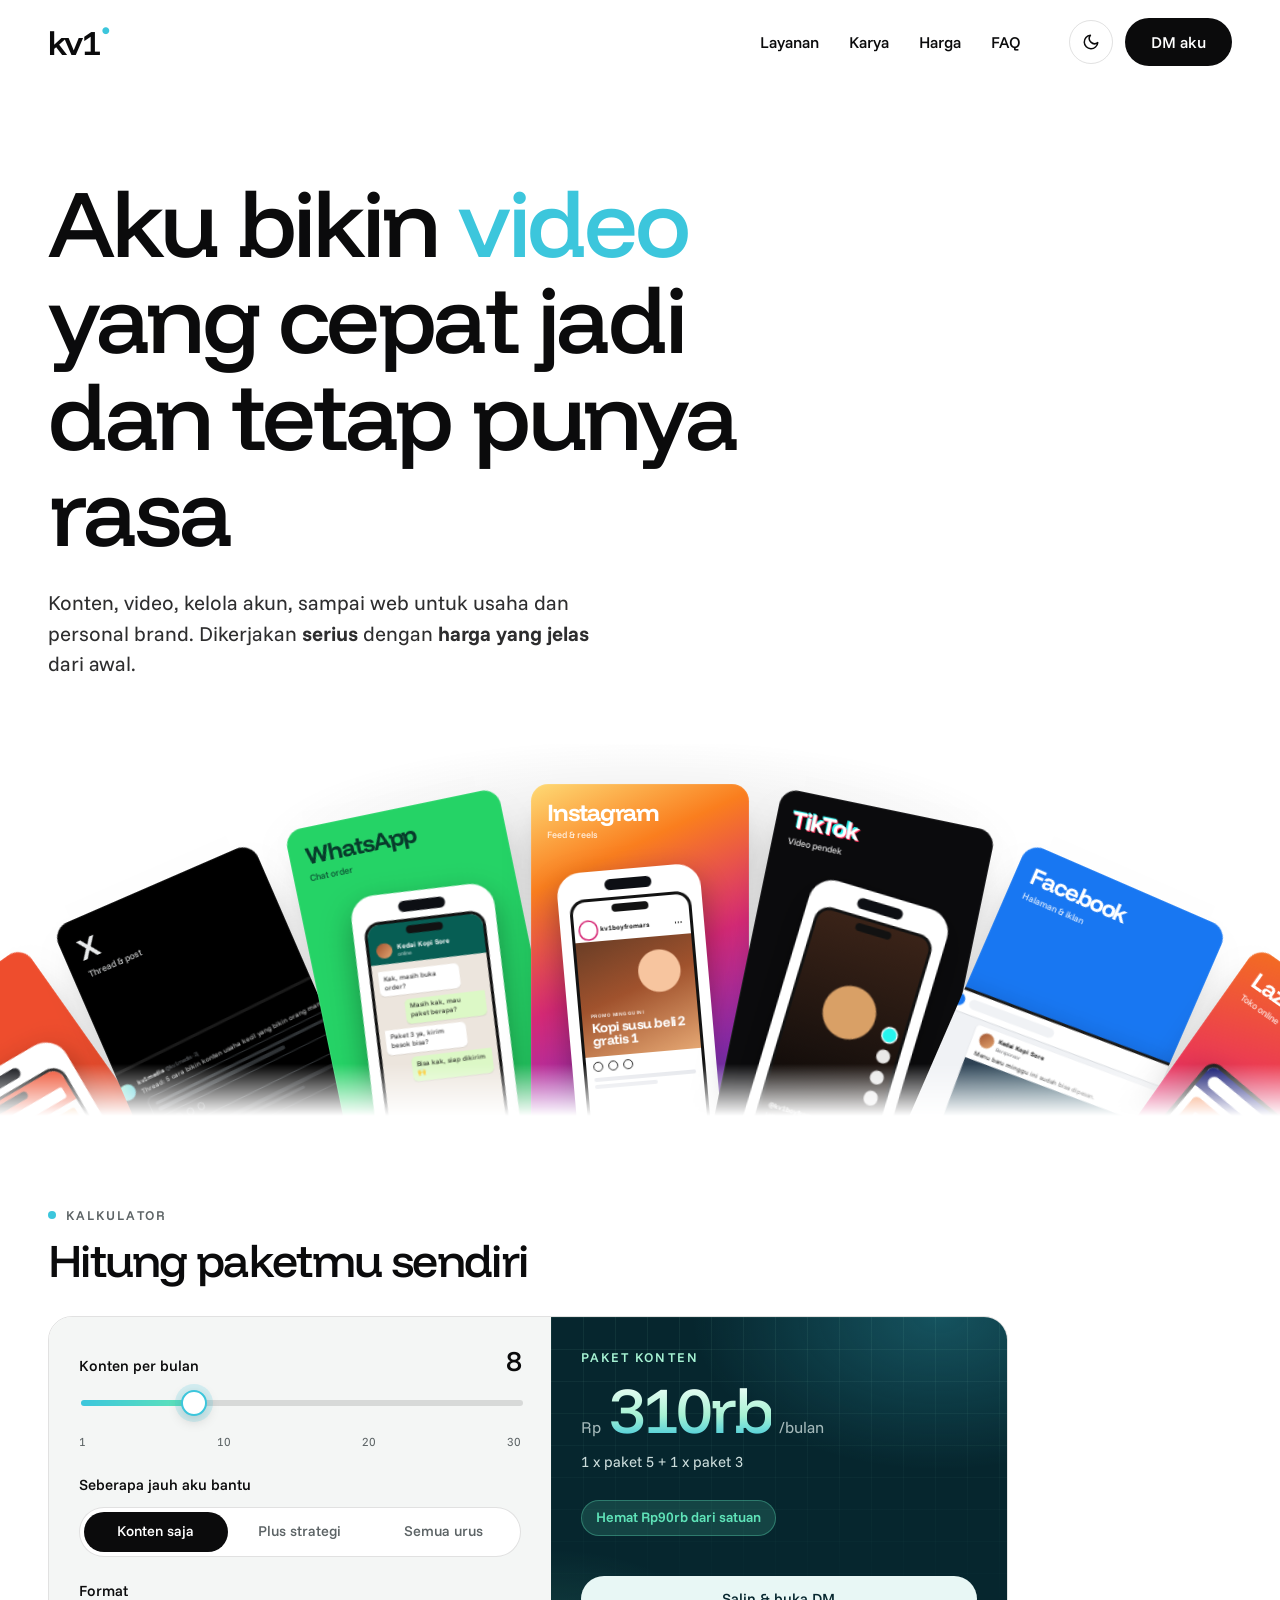
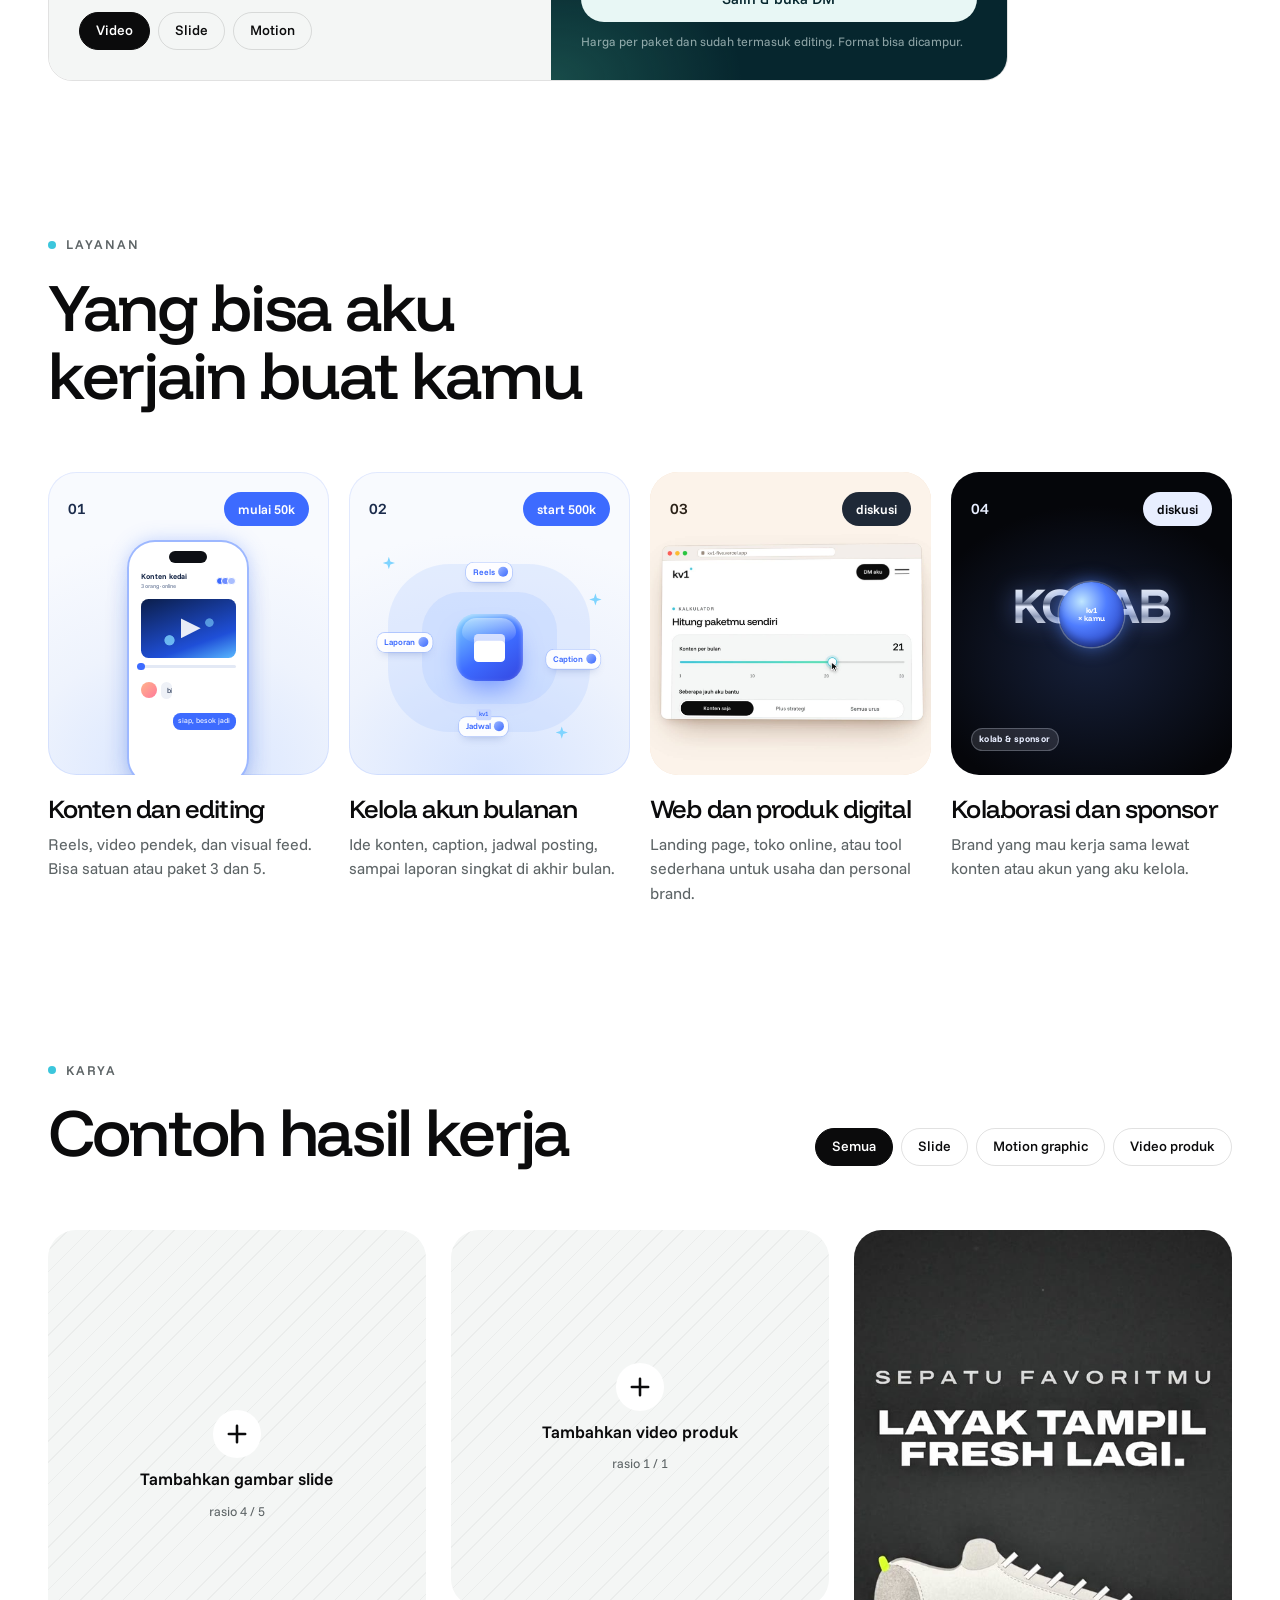
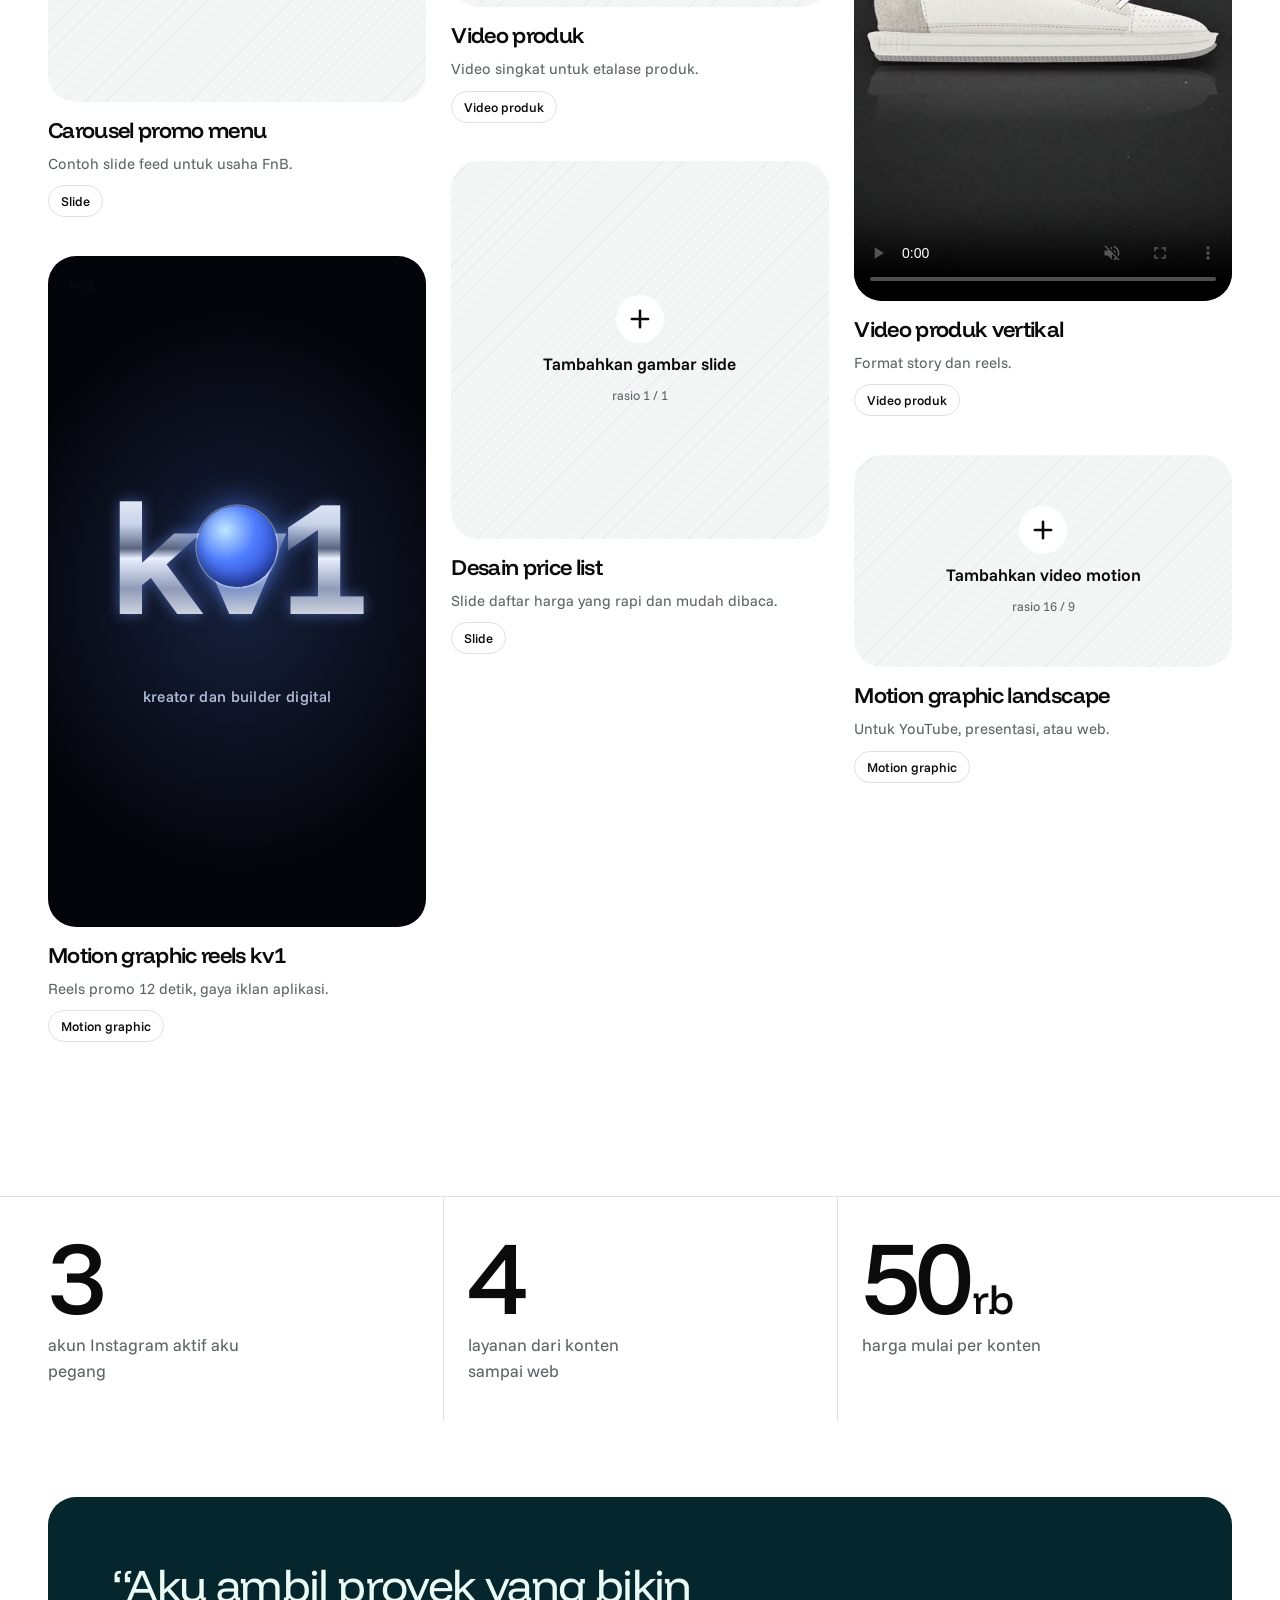
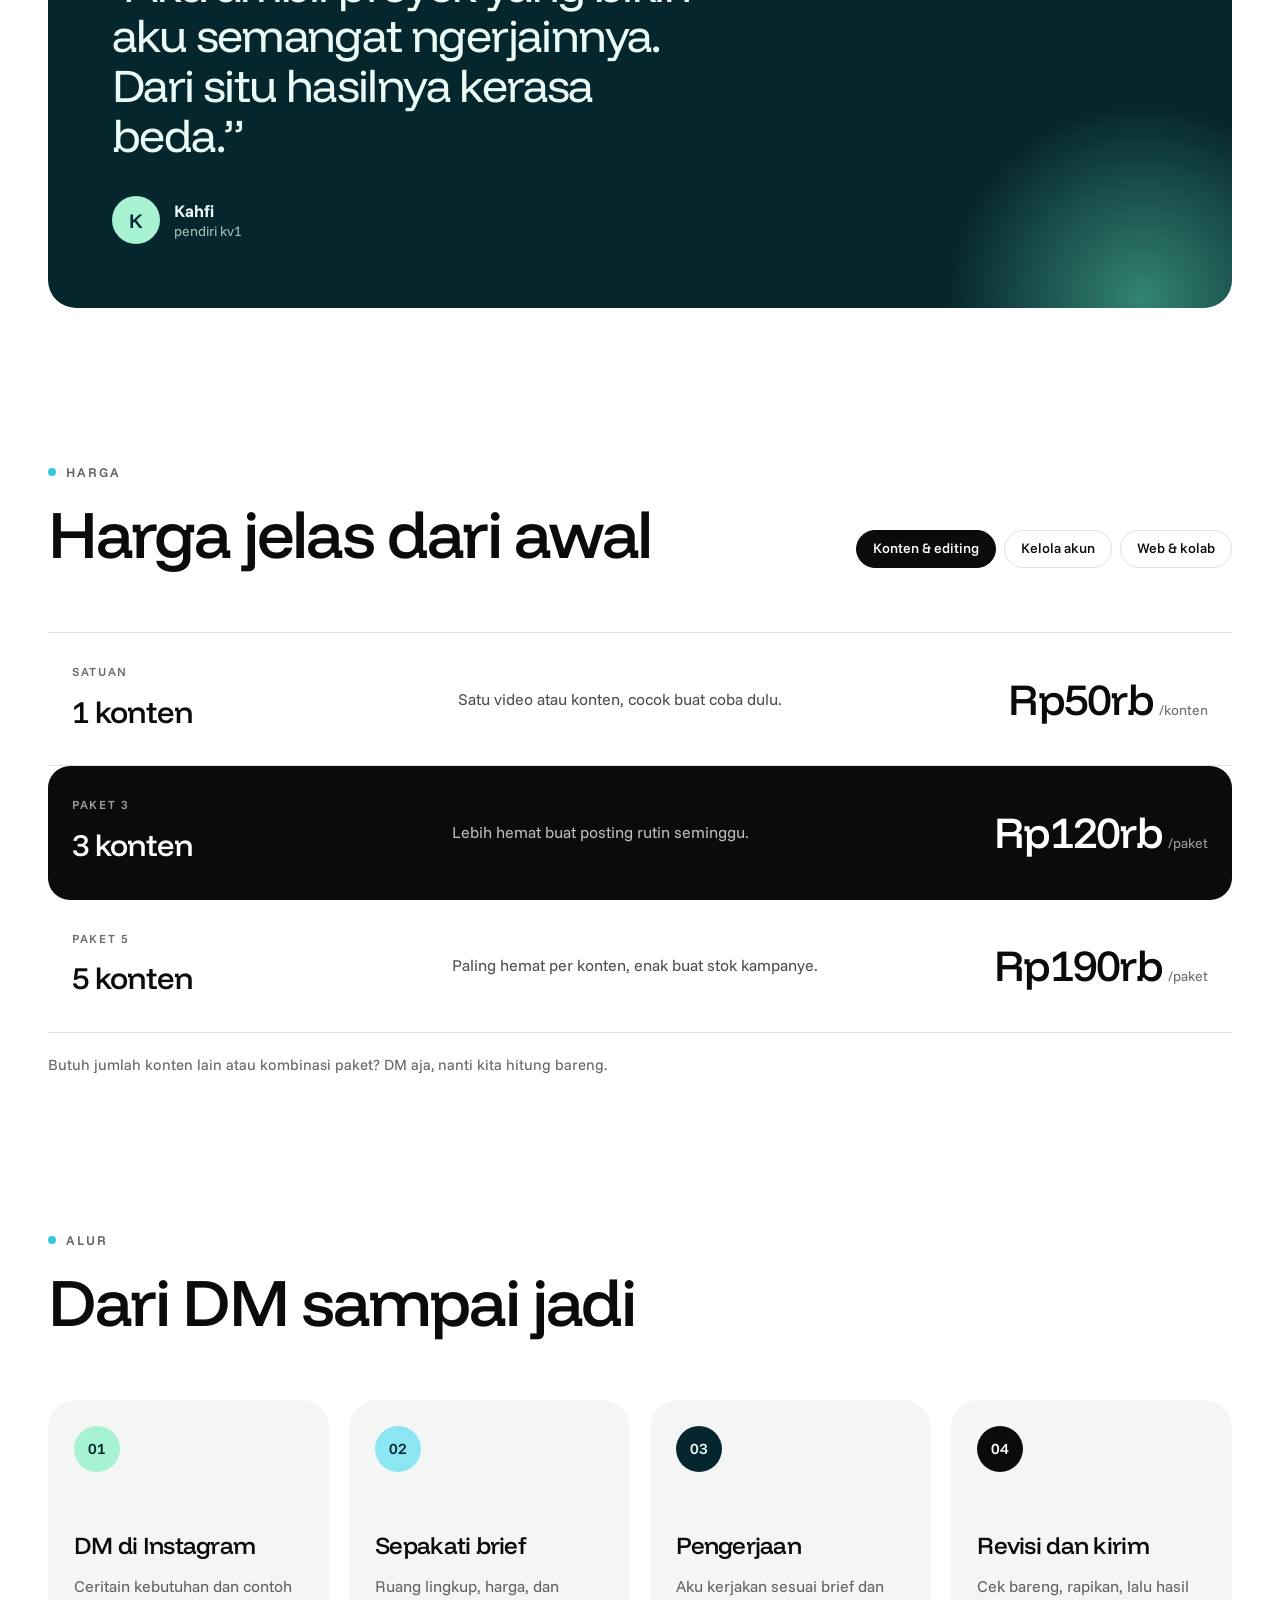
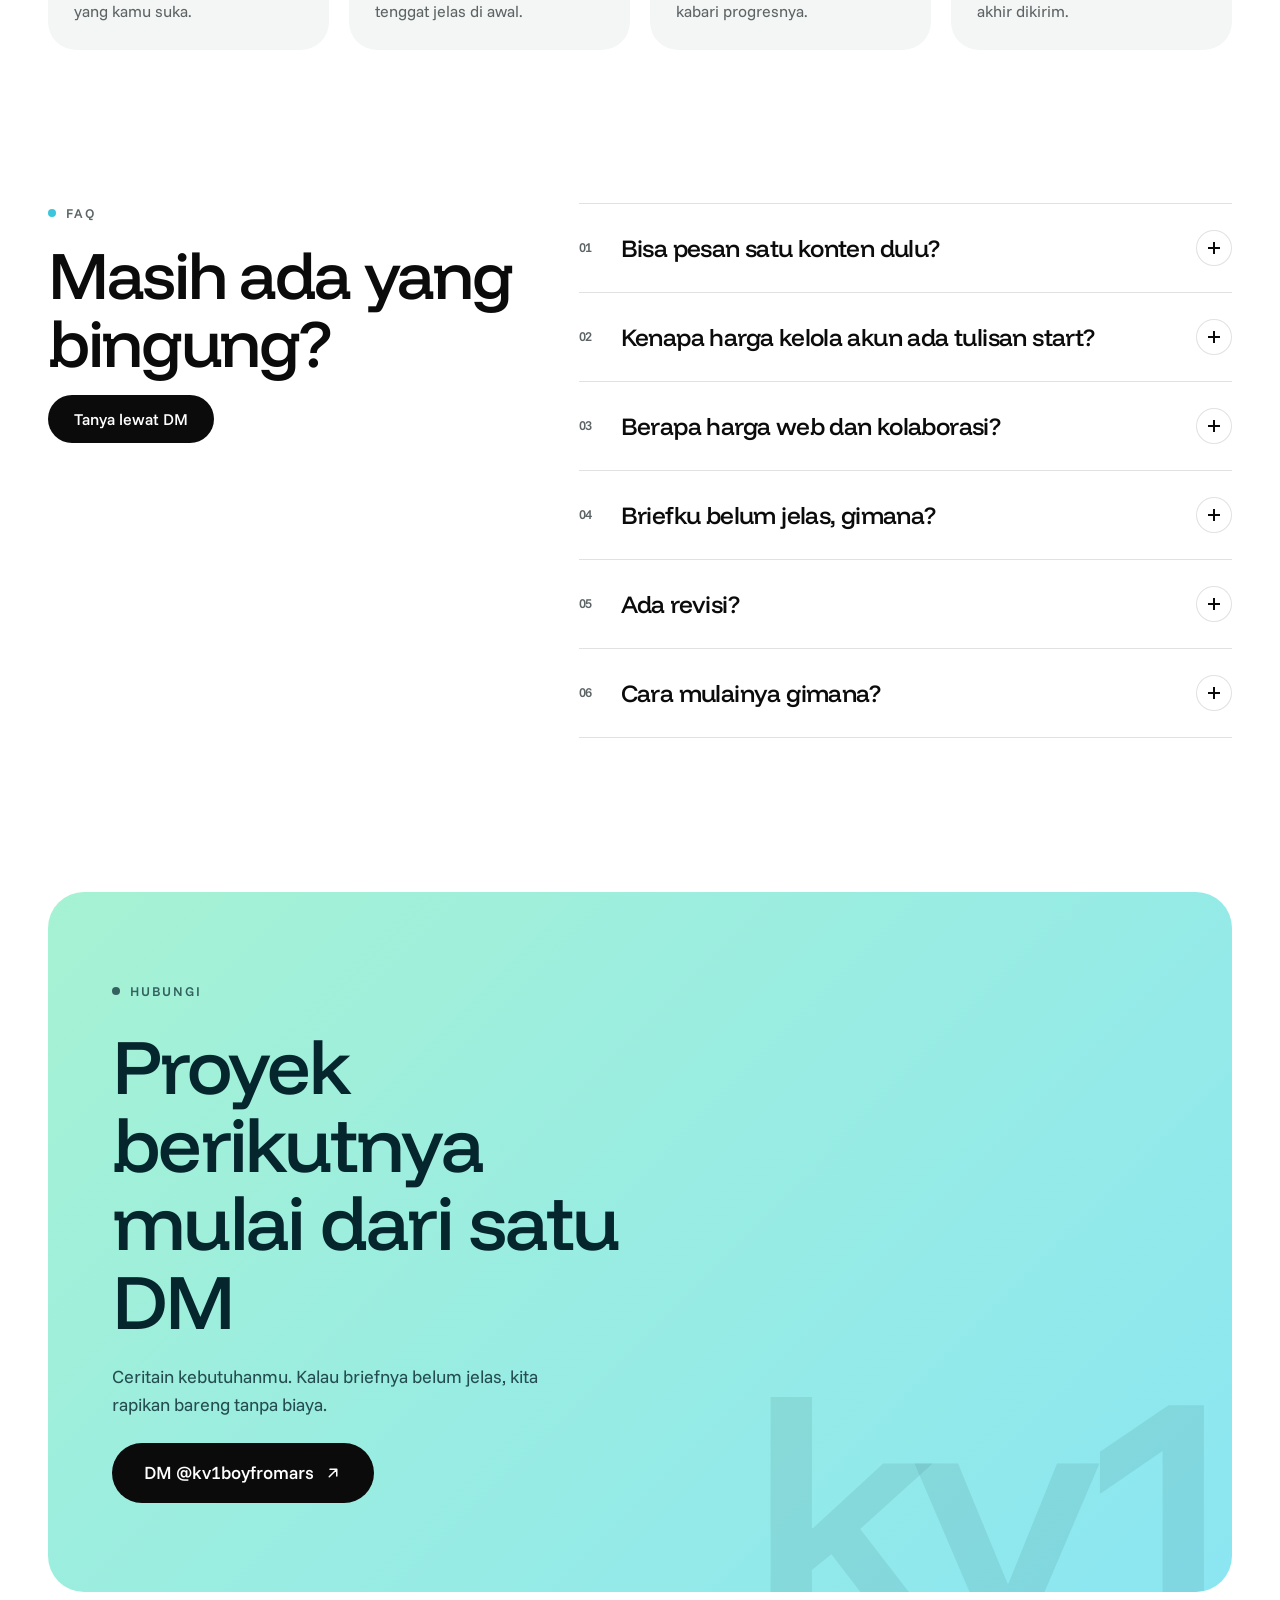
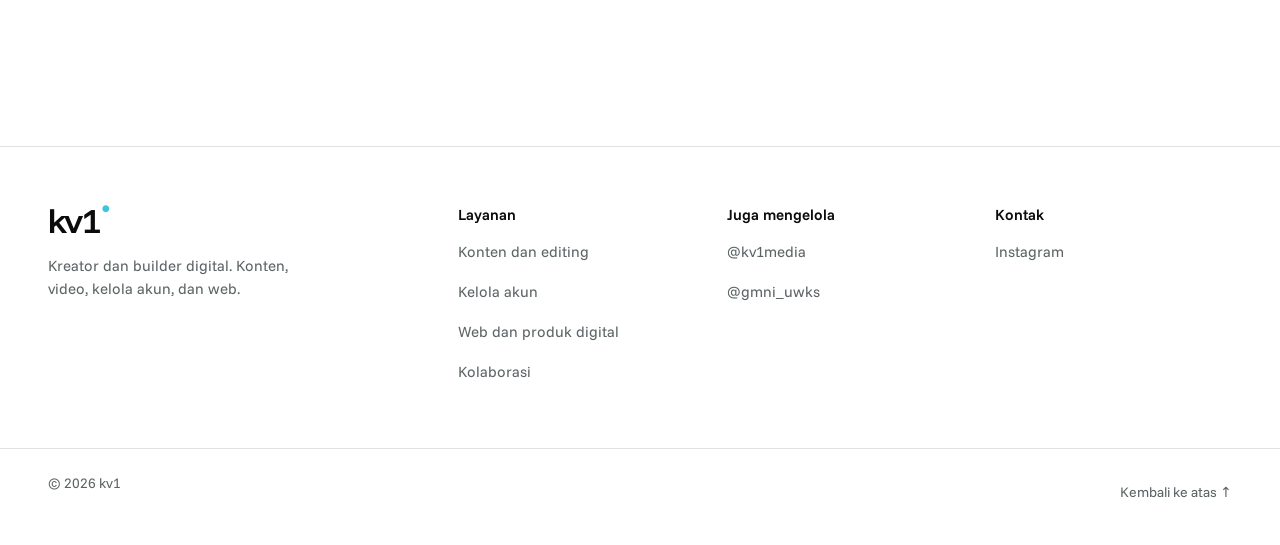
<file: index.html>
<!doctype html>
<html lang="id" data-theme="light">
<head>
<meta charset="utf-8">
<meta name="viewport" content="width=device-width, initial-scale=1">
<title>kv1, kreator dan builder digital</title>
<meta name="description" content="kv1: jasa konten, editing video, kelola akun media sosial, dan web. Harga jelas dari awal.">
<meta property="og:title" content="kv1, kreator dan builder digital">
<meta property="og:description" content="Konten, video, kelola akun, sampai web. Harga jelas dari awal.">
<meta name="theme-color" content="#FFFFFF">
<link rel="icon" href="data:image/svg+xml,%3Csvg xmlns='http://www.w3.org/2000/svg' viewBox='0 0 64 64'%3E%3Crect width='64' height='64' rx='20' fill='%230B0B0C'/%3E%3Ctext x='32' y='42' font-family='Arial' font-weight='800' font-size='26' text-anchor='middle' fill='%23A6F2D3'%3Ekv1%3C/text%3E%3C/svg%3E">
<script>try{if(localStorage.getItem('kv1-theme')==='dark')document.documentElement.dataset.theme='dark'}catch(e){}</script>
<link rel="preconnect" href="https://fonts.googleapis.com">
<link rel="preconnect" href="https://fonts.gstatic.com" crossorigin>
<link href="https://fonts.googleapis.com/css2?family=Funnel+Display:wght@400;500;600;700&family=Funnel+Sans:wght@400;500;600;700&display=swap" rel="stylesheet">
<link rel="stylesheet" href="styles.css">
</head>
<body>

<header class="nav">
  <div class="wrap nav-in">
    <a href="#top" class="logo" aria-label="kv1, ke atas">kv1<sup>●</sup></a>
    <nav class="links" aria-label="Menu utama">
      <a href="#layanan">Layanan</a>
      <a href="#karya">Karya</a>
      <a href="#harga">Harga</a>
      <a href="#faq">FAQ</a>
    </nav>
    <div class="nav-act">
      <button type="button" class="icon-btn theme-btn" aria-label="Ganti mode terang atau gelap">
        <svg class="moon" width="18" height="18" viewBox="0 0 24 24" fill="none" stroke="currentColor" stroke-width="2" stroke-linecap="round" stroke-linejoin="round"><path d="M21 12.8A9 9 0 1 1 11.2 3a7 7 0 0 0 9.8 9.8z"/></svg>
        <svg class="sun" width="18" height="18" viewBox="0 0 24 24" fill="none" stroke="currentColor" stroke-width="2" stroke-linecap="round"><circle cx="12" cy="12" r="4"/><path d="M12 2v2M12 20v2M4.9 4.9l1.4 1.4M17.7 17.7l1.4 1.4M2 12h2M20 12h2M4.9 19.1l1.4-1.4M17.7 6.3l1.4-1.4"/></svg>
      </button>
      <a class="pill" href="https://instagram.com/kv1boyfromars" target="_blank" rel="noopener">DM aku</a>
      <button type="button" class="burger" id="burger" aria-label="Buka menu" aria-expanded="false" aria-controls="sheet"><i></i><i></i></button>
    </div>
  </div>
</header>

<div class="sheet" id="sheet" hidden>
  <nav class="wrap sheet-in" aria-label="Menu">
    <a href="#layanan">Layanan</a>
    <a href="#karya">Karya</a>
    <a href="#harga">Harga</a>
    <a href="#alur">Alur</a>
    <a href="#faq">FAQ</a>
    <div class="sheet-foot">
      <a class="pill" href="https://instagram.com/kv1boyfromars" target="_blank" rel="noopener">DM @kv1boyfromars</a>
      <button type="button" class="pill pill-line theme-btn">Ganti mode</button>
    </div>
  </nav>
</div>

<main>
<section id="top" class="hero">
  <div class="wrap">
    <h1 class="hero-t">Aku bikin <span class="rotator" id="rotator"><span class="on">konten</span><span>video</span><span>web</span><span>kolab</span></span><br>yang cepat jadi dan tetap punya rasa</h1>
    <p class="hero-d">Konten, video, kelola akun, sampai web untuk usaha dan personal brand. Dikerjakan <b>serius</b> dengan <b>harga yang jelas</b> dari awal.</p>
  </div>
  <div class="arc" id="arc" aria-label="Contoh karya"></div>
</section>

<section id="hitung" class="sec">
  <div class="wrap">
    <div class="head">
      <div class="label rv">Kalkulator</div>
      <h2 class="h2 rv">Hitung paketmu sendiri</h2>
    </div>
    <div class="cbar" id="cBar" aria-hidden="true"><span class="cbar-k" id="cBarK">Paket konten</span><span class="cbar-p"><small>Rp</small><b id="cBarT">0</b><small>/bulan</small></span></div>
    <div class="calc rv" id="calc">
      <div class="calc-in">
        <div class="cf">
          <div class="cf-h"><label for="cN">Konten per bulan</label><output id="cNv" for="cN">8</output></div>
          <input type="range" id="cN" min="1" max="30" value="8" aria-describedby="cNote">
          <div class="cf-s" aria-hidden="true"><span>1</span><span>10</span><span>20</span><span>30</span></div>
        </div>
        <div class="cf">
          <div class="cf-h"><span id="cMl">Seberapa jauh aku bantu</span></div>
          <div class="seg" id="cMode" role="radiogroup" aria-labelledby="cMl">
            <button type="button" role="radio" aria-checked="true" class="on" data-m="konten">Konten saja</button>
            <button type="button" role="radio" aria-checked="false" data-m="strategi">Plus strategi</button>
            <button type="button" role="radio" aria-checked="false" data-m="penuh">Semua urus</button>
          </div>
        </div>
        <div class="cf">
          <div class="cf-h"><span id="cFl">Format</span></div>
          <div class="filters" id="cFmt" role="group" aria-labelledby="cFl">
            <button type="button" class="chip on" aria-pressed="true" data-f="video">Video</button>
            <button type="button" class="chip" aria-pressed="false" data-f="slide">Slide</button>
            <button type="button" class="chip" aria-pressed="false" data-f="motion">Motion</button>
          </div>
        </div>
      </div>
      <div class="calc-out" aria-live="polite">
        <div class="co-k" id="cKind">Paket konten</div>
        <div class="co-p"><span class="co-rp">Rp</span><b id="cTotal">0</b><span class="co-u" id="cUnit">/bulan</span></div>
        <div class="co-b" id="cBreak"></div>
        <div class="co-save" id="cSave"></div>
        <button type="button" class="pill co-btn" id="cGo">Salin &amp; buka DM</button>
        <p class="co-n" id="cNote">Harga kelola akun adalah harga start. Final disepakati lewat DM.</p>
      </div>
    </div>
  </div>
</section>

<section id="layanan" class="sec">
  <div class="wrap">
    <div class="head">
      <div class="label rv">Layanan</div>
      <h2 class="h2 rv">Yang bisa aku kerjain buat kamu</h2>
    </div>
    <div class="svcs">
      <article class="svc rv">
        <div class="svc-v mg mg-light" aria-hidden="true">
          <div class="svc-top"><span>01</span><div class="svc-chip">mulai 50k</div></div>
          <div class="mg-stage">
            <div class="p3d"><div class="phone">
              <div class="ph-h"><div>Konten kedai<small>3 orang · online</small></div><i><b></b><b></b><b></b></i></div>
              <div class="vid"></div>
              <div class="bar"><b></b></div>
              <div class="msg"><i></i><span>bikinin reels promo ya</span></div>
              <div class="msg me"><span>siap, besok jadi</span></div>
            </div></div>
          </div>
        </div>
        <h3>Konten dan editing</h3>
        <p>Reels, video pendek, dan visual feed. Bisa satuan atau paket 3 dan 5.</p>
      </article>
      <article class="svc rv">
        <div class="svc-v mg mg-light" aria-hidden="true">
          <div class="svc-top"><span>02</span><div class="svc-chip">start 500k</div></div>
          <div class="mg-stage">
            <div class="orbit">
              <div class="halo"></div><div class="halo in"></div>
              <div class="ring">
                <div class="pl"><span>Reels<i></i></span></div>
                <div class="pl"><span>Caption<i></i></span></div>
                <div class="pl"><span><em>kv1</em>Jadwal<i></i></span></div>
                <div class="pl"><span>Laporan<i></i></span></div>
              </div>
              <div class="appi"></div>
            </div>
            <i class="spark" style="left:12%;top:28%"></i><i class="spark" style="right:10%;top:40%;animation-delay:-1s"></i><i class="spark" style="right:22%;bottom:12%;animation-delay:-2s"></i>
          </div>
        </div>
        <h3>Kelola akun bulanan</h3>
        <p>Ide konten, caption, jadwal posting, sampai laporan singkat di akhir bulan.</p>
      </article>
      <article class="svc rv">
        <div class="svc-v mg mg-warm" aria-hidden="true">
          <div class="svc-top"><span>03</span><div class="svc-chip">diskusi</div></div>
          <div class="mg-stage">
            <video class="mg-vid" src="motion/web.mp4" poster="motion/web-poster.jpg" muted loop playsinline preload="metadata"></video>
          </div>
        </div>
        <h3>Web dan produk digital</h3>
        <p>Landing page, toko online, atau tool sederhana untuk usaha dan personal brand.</p>
      </article>
      <article class="svc rv">
        <div class="svc-v mg mg-dark" aria-hidden="true">
          <div class="svc-top"><span>04</span><div class="svc-chip">diskusi</div></div>
          <div class="mg-stage">
            <div class="chrome">KOLAB</div>
            <div class="coin">kv1<br>× kamu</div>
            <div class="mg-tag">kolab &amp; sponsor</div>
          </div>
        </div>
        <h3>Kolaborasi dan sponsor</h3>
        <p>Brand yang mau kerja sama lewat konten atau akun yang aku kelola.</p>
      </article>
    </div>
  </div>
</section>

<section id="karya" class="sec">
  <div class="wrap">
    <div class="head head-row">
      <div>
        <div class="label rv">Karya</div>
        <h2 class="h2 rv">Contoh hasil kerja</h2>
      </div>
      <div class="filters rv" id="filters" role="tablist" aria-label="Filter karya">
        <button type="button" class="chip on" data-f="semua">Semua</button>
        <button type="button" class="chip" data-f="slide">Slide</button>
        <button type="button" class="chip" data-f="motion">Motion graphic</button>
        <button type="button" class="chip" data-f="produk">Video produk</button>
      </div>
    </div>
    <div class="works" id="works"></div>
  </div>
</section>

<section class="sec stats-sec">
  <div class="wrap stats">
    <div class="stat rv"><b>3</b><span>akun Instagram aktif aku pegang</span></div>
    <div class="stat rv"><b>4</b><span>layanan dari konten sampai web</span></div>
    <div class="stat rv"><b>50<small>rb</small></b><span>harga mulai per konten</span></div>
  </div>
  <div class="wrap">
    <figure class="quote rv">
      <blockquote>“Aku ambil proyek yang bikin aku semangat ngerjainnya. Dari situ hasilnya kerasa beda.”</blockquote>
      <figcaption><span class="avatar">K</span><span><b>Kahfi</b><small>pendiri kv1</small></span></figcaption>
    </figure>
  </div>
</section>

<section id="harga" class="sec">
  <div class="wrap">
    <div class="head head-row">
      <div>
        <div class="label rv">Harga</div>
        <h2 class="h2 rv">Harga jelas dari awal</h2>
      </div>
      <div class="filters rv" id="priceTabs" role="tablist" aria-label="Kategori harga">
        <button type="button" class="chip on" data-t="konten">Konten &amp; editing</button>
        <button type="button" class="chip" data-t="bulanan">Kelola akun</button>
        <button type="button" class="chip" data-t="lain">Web &amp; kolab</button>
      </div>
    </div>
    <div class="plans" id="plans"></div>
    <p class="note" id="priceNote"></p>
  </div>
</section>

<section id="alur" class="sec">
  <div class="wrap">
    <div class="head">
      <div class="label rv">Alur</div>
      <h2 class="h2 rv">Dari DM sampai jadi</h2>
    </div>
    <ol class="steps">
      <li class="rv"><span class="n">01</span><b>DM di Instagram</b><p>Ceritain kebutuhan dan contoh yang kamu suka.</p></li>
      <li class="rv"><span class="n">02</span><b>Sepakati brief</b><p>Ruang lingkup, harga, dan tenggat jelas di awal.</p></li>
      <li class="rv"><span class="n">03</span><b>Pengerjaan</b><p>Aku kerjakan sesuai brief dan kabari progresnya.</p></li>
      <li class="rv"><span class="n">04</span><b>Revisi dan kirim</b><p>Cek bareng, rapikan, lalu hasil akhir dikirim.</p></li>
    </ol>
  </div>
</section>

<section id="faq" class="sec">
  <div class="wrap faq-grid">
    <div class="head">
      <div class="label rv">FAQ</div>
      <h2 class="h2 rv">Masih ada yang bingung?</h2>
      <a class="pill rv" href="https://instagram.com/kv1boyfromars" target="_blank" rel="noopener">Tanya lewat DM</a>
    </div>
    <div class="faq">
      <details class="rv"><summary><span>01</span>Bisa pesan satu konten dulu?</summary><p>Bisa. Satu konten Rp50rb, cocok buat coba gaya kerjanya sebelum ambil paket.</p></details>
      <details class="rv"><summary><span>02</span>Kenapa harga kelola akun ada tulisan start?</summary><p>Karena tiap akun beda kebutuhan. Angka itu titik awal, nanti disesuaikan dengan jumlah konten dan tugas yang kamu mau.</p></details>
      <details class="rv"><summary><span>03</span>Berapa harga web dan kolaborasi?</summary><p>Tergantung fitur dan bentuk kerja samanya. Ceritain dulu lewat DM, harga disepakati sebelum mulai.</p></details>
      <details class="rv"><summary><span>04</span>Briefku belum jelas, gimana?</summary><p>Santai. Kita rapikan bareng lewat DM tanpa biaya sampai jelas apa yang mau dibikin.</p></details>
      <details class="rv"><summary><span>05</span>Ada revisi?</summary><p>Ada tahap revisi sebelum hasil akhir dikirim. Jumlahnya disepakati waktu brief.</p></details>
      <details class="rv"><summary><span>06</span>Cara mulainya gimana?</summary><p>Kirim DM ke @kv1boyfromars di Instagram. Ceritain kebutuhan dan contoh yang kamu suka.</p></details>
    </div>
  </div>
</section>

<section class="sec">
  <div class="wrap">
    <div class="cta rv">
      <div class="label">Hubungi</div>
      <h2>Proyek berikutnya mulai dari satu DM</h2>
      <p>Ceritain kebutuhanmu. Kalau briefnya belum jelas, kita rapikan bareng tanpa biaya.</p>
      <a class="pill pill-lg" href="https://instagram.com/kv1boyfromars" target="_blank" rel="noopener">DM @kv1boyfromars <svg width="18" height="18" viewBox="0 0 24 24" fill="none" stroke="currentColor" stroke-width="2" stroke-linecap="round" stroke-linejoin="round"><path d="M7 17L17 7M8 7h9v9"/></svg></a>
    </div>
  </div>
</section>
</main>

<footer class="foot">
  <div class="wrap foot-in">
    <div class="foot-brand">
      <div class="logo">kv1<sup>●</sup></div>
      <p>Kreator dan builder digital. Konten, video, kelola akun, dan web.</p>
    </div>
    <div class="foot-col"><b>Layanan</b><a href="#layanan">Konten dan editing</a><a href="#layanan">Kelola akun</a><a href="#layanan">Web dan produk digital</a><a href="#layanan">Kolaborasi</a></div>
    <div class="foot-col"><b>Juga mengelola</b><a href="https://instagram.com/kv1media" target="_blank" rel="noopener">@kv1media</a><a href="https://instagram.com/gmni_uwks" target="_blank" rel="noopener">@gmni_uwks</a></div>
    <div class="foot-col"><b>Kontak</b><a href="https://instagram.com/kv1boyfromars" target="_blank" rel="noopener">Instagram</a></div>
  </div>
  <div class="wrap foot-bot"><span>© 2026 kv1</span><a href="#top">Kembali ke atas ↑</a></div>
</footer>

<script src="data/karya.js"></script>
<script src="app.js"></script>
</body>
</html>
</file>
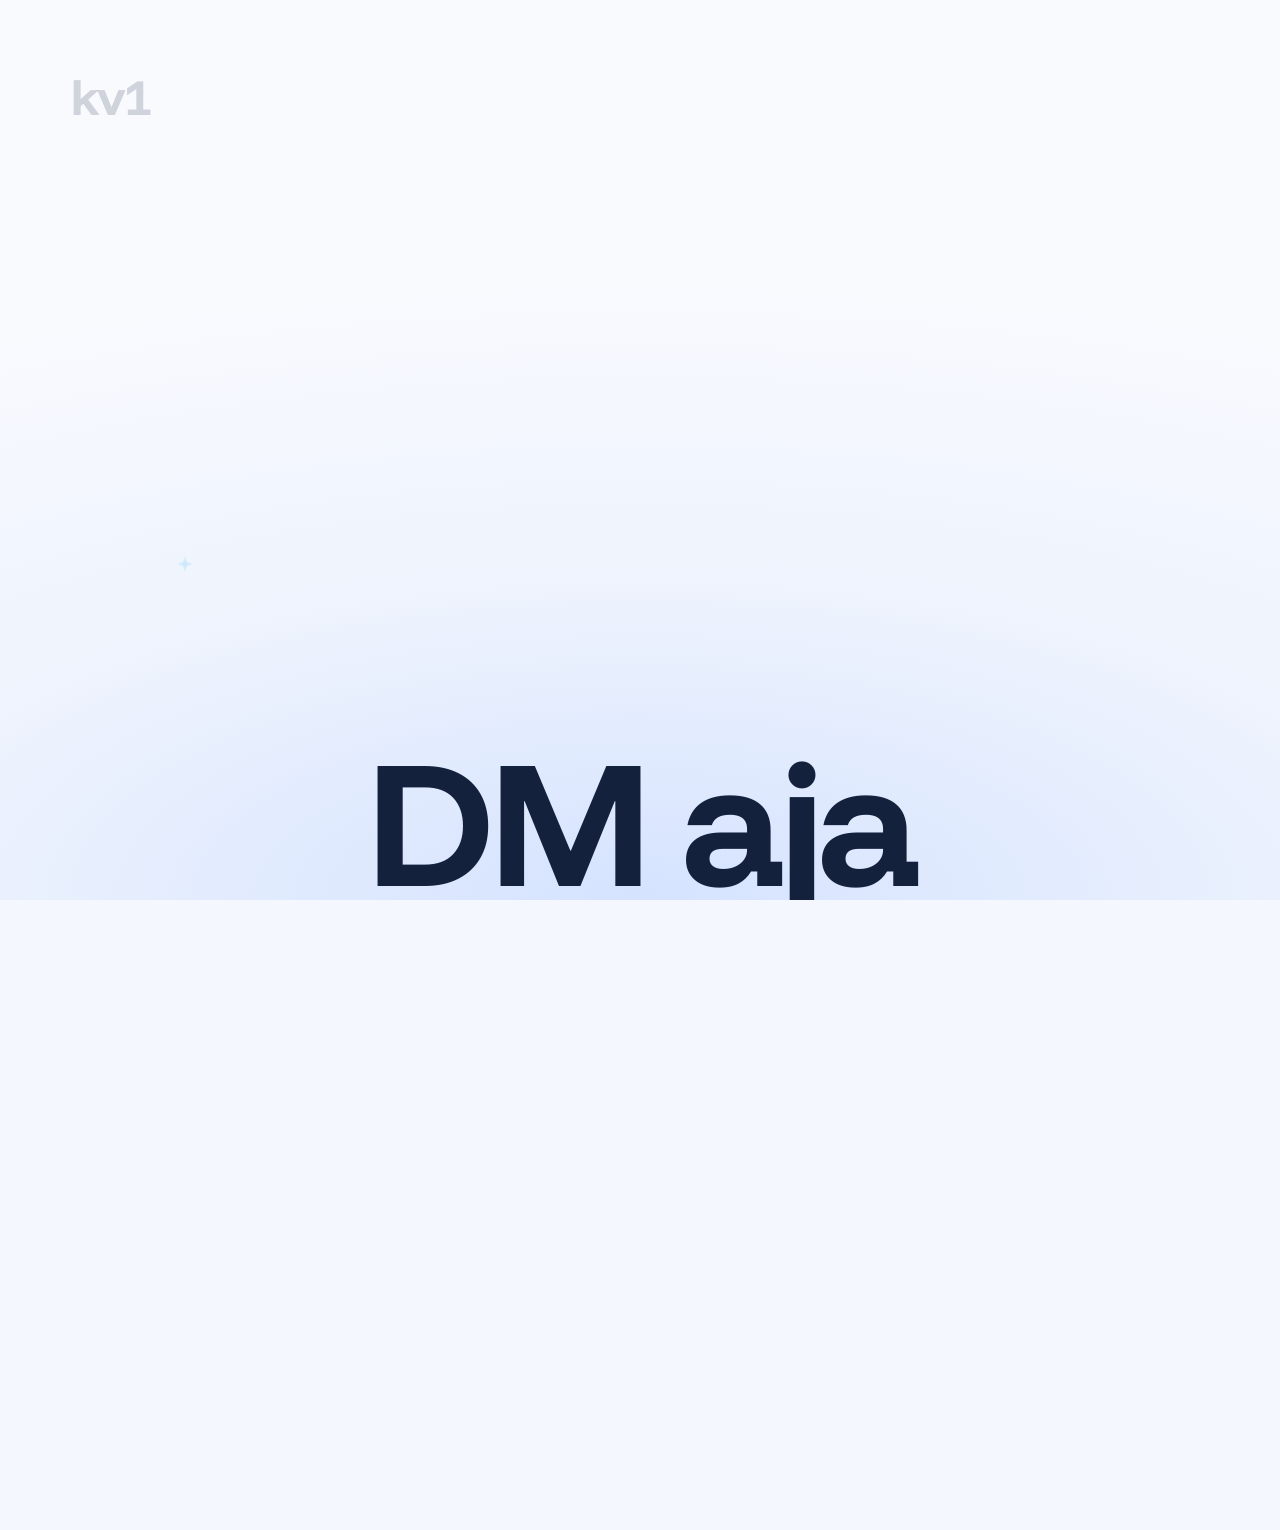
<file: motion/reel.html>
<!doctype html>
<html lang="id">
<head>
<meta charset="utf-8">
<meta name="viewport" content="width=device-width, initial-scale=1">
<title>kv1 motion reel</title>
<link rel="preconnect" href="https://fonts.googleapis.com">
<link rel="preconnect" href="https://fonts.gstatic.com" crossorigin>
<link href="https://fonts.googleapis.com/css2?family=Funnel+Display:wght@500;600;700&family=Funnel+Sans:wght@400;500;600;700&display=swap" rel="stylesheet">
<style>
/* Reels 9:16, 12 detik, berulang. 1rem = 1/10.8 lebar layar (100px di 1080px). */
:root{--T:12s;--e:cubic-bezier(.65,0,.35,1);--o:cubic-bezier(.16,1,.3,1);--blue:#3D6BFF;--sky:#7FD4FF;--rim:#9DB8FF;--navy:#14213D}
*{box-sizing:border-box;margin:0}
html{font-size:calc(100vw / 10.8);background:#F4F7FD}
body{width:100vw;height:100vh;overflow:hidden;font-family:'Funnel Sans',system-ui,sans-serif;color:var(--navy)}
.disp{font-family:'Funnel Display',system-ui,sans-serif;letter-spacing:-.04em}
.stage{position:absolute;inset:0;background:radial-gradient(120% 70% at 50% 100%,#D5E3FF 0%,#EEF3FD 50%,#F8FAFE 100%)}
.anim,.anim *{animation-duration:var(--T);animation-iteration-count:infinite;animation-fill-mode:both}
.sc{position:absolute;inset:0;overflow:hidden}
.wm{position:absolute;left:.6rem;top:.55rem;font-family:'Funnel Display',system-ui,sans-serif;font-weight:700;font-size:.42rem;letter-spacing:-.04em;color:rgba(20,33,61,.18)}
.spark{position:absolute;width:.32rem;height:.32rem;background:var(--sky);clip-path:polygon(50% 0,62% 38%,100% 50%,62% 62%,50% 100%,38% 62%,0 50%,38% 38%);animation-name:tw;animation-duration:3s;animation-timing-function:var(--e)}
@keyframes tw{0%,100%{transform:scale(.4) rotate(0);opacity:.3}50%{transform:scale(1) rotate(45deg);opacity:1}}

/* jendela waktu tiap adegan */
.s1{animation-name:w1;background:radial-gradient(90% 60% at 50% 50%,#17213D 0%,#04050A 70%)}
.s2{animation-name:w2}.s3{animation-name:w3}.s4{animation-name:w4}.s5{animation-name:w5}
@keyframes w1{0%,19%{opacity:1;transform:scale(1)}23%,100%{opacity:0;transform:scale(2.4)}}
@keyframes w2{0%,19%{opacity:0;transform:scale(.88)}23%,45%{opacity:1;transform:scale(1)}48%,100%{opacity:0;transform:scale(1.18)}}
@keyframes w3{0%,45%{opacity:0;transform:scale(.88)}48%,68%{opacity:1;transform:scale(1)}71%,100%{opacity:0;transform:scale(1.7)}}
@keyframes w4{0%,68%{opacity:0}71%,85%{opacity:1}88%,100%{opacity:0}}
@keyframes w5{0%,85%{opacity:0;transform:scale(.9)}89%,100%{opacity:1;transform:scale(1)}}

/* 1. chrome kv1 */
.chrome{position:absolute;left:0;right:0;top:6.2rem;text-align:center;font-family:'Funnel Display',system-ui,sans-serif;font-weight:700;font-size:4.6rem;letter-spacing:-.05em;line-height:1;color:transparent;background:linear-gradient(105deg,transparent 38%,rgba(255,255,255,.95) 48%,transparent 58%) 0 0/300% 100% no-repeat,linear-gradient(180deg,#FFF 0%,#C8D3EA 32%,#5B6681 47%,#EAF0FF 53%,#8F9BB8 72%,#FFF 100%);-webkit-background-clip:text;background-clip:text;filter:drop-shadow(0 0 .2rem rgba(110,150,255,.5));animation-name:sheen;animation-timing-function:var(--e)}
@keyframes sheen{0%{background-position:130% 0,0 0;transform:scale(.92);opacity:0}4%{opacity:1}16%,100%{background-position:-60% 0,0 0;transform:scale(1)}}
.coin{position:absolute;left:50%;top:7.15rem;width:2.3rem;height:2.3rem;margin-left:-1.15rem;border-radius:50%;background:radial-gradient(circle at 35% 30%,#BFE6FF 0%,#4F7DFF 40%,#1C2FA8 100%);box-shadow:0 0 0 .05rem rgba(255,255,255,.3),0 0 .9rem rgba(80,130,255,.7),inset 0 -.2rem .35rem rgba(0,0,0,.35);animation-name:coin;animation-timing-function:var(--o);animation-delay:.5s}
@keyframes coin{0%{transform:translateY(5rem) scale(.6)}8%,100%{transform:translateY(0) scale(1)}}
.s1 .sub{position:absolute;left:0;right:0;top:12.3rem;text-align:center;font-size:.44rem;font-weight:500;color:#AFBAD6;letter-spacing:.02em;animation-name:fade;animation-delay:1.1s}
@keyframes fade{0%{opacity:0;transform:translateY(.3rem)}5%,100%{opacity:1;transform:none}}

/* 2. HP + chat */
.s2 .cap{position:absolute;left:0;right:0;top:2.2rem;text-align:center;font-weight:600;font-size:.62rem;animation-name:fade;animation-delay:2.7s}
.s2 .cap b{color:var(--blue)}
.p3d{position:absolute;left:50%;top:3.5rem;width:6rem;margin-left:-3rem;perspective:12rem}
.phone{position:relative;height:11.4rem;border-radius:.72rem;background:#fff;border:.09rem solid #fff;box-shadow:0 0 0 .05rem var(--rim),0 0 .5rem rgba(70,120,255,.35),0 .6rem 1rem -.4rem rgba(30,60,140,.45);padding:.62rem .22rem 0;animation-name:phone;animation-timing-function:var(--o);animation-delay:2.4s}
@keyframes phone{0%{transform:translateY(9rem) rotateY(-30deg) rotateX(10deg)}9%{transform:translateY(0) rotateY(-10deg) rotateX(4deg)}26%,100%{transform:translateY(0) rotateY(8deg) rotateX(2deg)}}
.phone::before{content:"";position:absolute;top:.15rem;left:50%;width:1.6rem;height:.3rem;margin-left:-.8rem;border-radius:.3rem;background:#0D0F14}
.ph-h{display:flex;align-items:center;justify-content:space-between;font-size:.3rem;font-weight:700}
.ph-h small{display:block;font-weight:500;font-size:.2rem;color:#7C8AA5}
.ph-h i{display:flex}
.ph-h i b{width:.3rem;height:.3rem;border-radius:50%;border:.03rem solid #fff;margin-left:-.1rem;background:var(--blue)}
.ph-h i b:nth-child(2){background:#6E8DFF}.ph-h i b:nth-child(3){background:#A9BEFF}
.vid{position:relative;margin-top:.2rem;height:3.1rem;border-radius:.18rem;overflow:hidden;background:radial-gradient(circle at 30% 70%,rgba(127,212,255,.8) 0 5%,transparent 6%),radial-gradient(circle at 74% 38%,rgba(127,212,255,.6) 0 4%,transparent 5%),linear-gradient(160deg,#0B1E4A,#1F4FD8 70%,#59B8FF)}
.vid::after{content:"";position:absolute;left:50%;top:50%;width:.55rem;height:.55rem;margin:-.27rem 0 0 -.2rem;background:rgba(255,255,255,.92);clip-path:polygon(0 0,100% 50%,0 100%)}
.bar{position:relative;height:.06rem;margin-top:.2rem;border-radius:1rem;background:#E3E9F5}
.bar b{position:absolute;left:0;top:0;bottom:0;border-radius:1rem;background:var(--blue);animation-name:prog;animation-timing-function:linear;animation-delay:2.4s}
@keyframes prog{0%{width:10%}26%,100%{width:70%}}
.tm{display:flex;justify-content:space-between;margin-top:.08rem;font-size:.18rem;color:#7C8AA5}
.msg{display:flex;align-items:center;gap:.12rem;margin-top:.32rem}
.msg i{flex:none;width:.44rem;height:.44rem;border-radius:50%;background:linear-gradient(135deg,#FFB38A,#FF7A9A)}
.msg span{display:inline-block;max-width:0;overflow:hidden;white-space:nowrap;padding:.14rem .24rem;border-radius:.3rem;background:#EEF1F7;font-size:.26rem;animation-name:type;animation-timing-function:steps(24,end);animation-delay:3.1s}
@keyframes type{0%{max-width:.9rem}12%,100%{max-width:6rem}}
.msg.me{justify-content:flex-end}
.msg.me span{max-width:none;background:var(--blue);color:#fff;transform-origin:right center;animation-name:pop;animation-timing-function:var(--o);animation-delay:4.6s}
.msg.me.two span{animation-delay:5s}
@keyframes pop{0%{transform:scale(0);opacity:0}4%,100%{transform:scale(1);opacity:1}}
.inp{position:absolute;left:.22rem;right:.22rem;bottom:.3rem;height:.5rem;border-radius:.3rem;background:#EEF1F7}
.inp::after{content:"";position:absolute;right:.06rem;top:.06rem;width:.38rem;height:.38rem;border-radius:50%;background:var(--blue)}

/* 3. ikon + nama mengorbit */
.orbit{position:absolute;left:50%;top:8.6rem;width:0;height:0}
.halo{position:absolute;left:-3.6rem;top:-3.2rem;width:7.2rem;height:6.4rem;border-radius:2.2rem;background:rgba(160,190,255,.22)}
.halo.in{left:-2.4rem;top:-2.1rem;width:4.8rem;height:4.2rem;border-radius:1.4rem;background:rgba(160,190,255,.25)}
.appi{position:absolute;left:-1.1rem;top:-1.1rem;width:2.2rem;height:2.2rem;border-radius:.62rem;background:linear-gradient(145deg,#7FD4FF 0%,#3D6BFF 55%,#3446E0 100%);box-shadow:0 .35rem .6rem -.2rem rgba(61,107,255,.6),inset 0 .06rem .12rem rgba(255,255,255,.5);display:grid;place-items:center;color:#fff;font-family:'Funnel Display',system-ui,sans-serif;font-weight:700;font-size:.8rem;letter-spacing:-.05em;animation-name:icon;animation-timing-function:var(--o);animation-delay:5.5s}
@keyframes icon{0%{transform:scale(0) rotate(-30deg)}6%,100%{transform:scale(1) rotate(0)}}
.ring{position:absolute;left:0;top:0;animation-name:spin;animation-timing-function:linear}
@keyframes spin{to{transform:rotate(360deg)}}
.pl{position:absolute;width:0;height:0}
.pl:nth-child(1){transform:translate(0,-2.9rem)}
.pl:nth-child(2){transform:translate(3rem,.3rem)}
.pl:nth-child(3){transform:translate(-.2rem,3rem)}
.pl:nth-child(4){transform:translate(-3rem,-.2rem)}
.pl>span{position:absolute;transform:translate(-50%,-50%);animation-name:counter;animation-timing-function:linear}
@keyframes counter{from{transform:translate(-50%,-50%) rotate(0)}to{transform:translate(-50%,-50%) rotate(-360deg)}}
.pl b{display:flex;align-items:center;gap:.14rem;white-space:nowrap;padding:.12rem .14rem .12rem .3rem;border-radius:.3rem;background:rgba(255,255,255,.94);box-shadow:0 0 0 .03rem rgba(157,184,255,.8),0 .2rem .4rem -.2rem rgba(30,60,140,.35);font-size:.32rem;font-weight:600;color:var(--blue);animation-name:pop;animation-timing-function:var(--o)}
.pl:nth-child(1) b{animation-delay:5.8s}.pl:nth-child(2) b{animation-delay:5.95s}.pl:nth-child(3) b{animation-delay:6.1s}.pl:nth-child(4) b{animation-delay:6.25s}
.pl b i{width:.38rem;height:.38rem;border-radius:50%;background:linear-gradient(135deg,#9DB8FF,#3D6BFF)}
.pl b em{position:absolute;left:50%;top:-.36rem;transform:translateX(-50%);font-style:normal;font-size:.2rem;padding:.02rem .14rem;border-radius:.08rem;background:#C9D8FF;color:var(--blue)}
.s3 .cap{position:absolute;left:0;right:0;top:13.4rem;text-align:center;font-weight:600;font-size:.6rem;animation-name:fade;animation-delay:6.4s}
.s3 .cap b{color:var(--blue)}

/* 4. lorong 3D */
.tun{position:absolute;inset:0;perspective:5rem;overflow:hidden}
.box{position:absolute;left:1.6rem;right:1.6rem;top:5rem;bottom:5rem;transform-style:preserve-3d;animation-name:fly;animation-timing-function:var(--e);animation-delay:8.4s}
@keyframes fly{0%{transform:rotateZ(-24deg) translateZ(-5rem)}22%,100%{transform:rotateZ(6deg) translateZ(1.2rem)}}
.wall{position:absolute;background:#fff;border-radius:.3rem;box-shadow:0 0 0 .05rem var(--rim),0 0 .4rem rgba(70,120,255,.35);padding:.25rem;overflow:hidden}
.wall.t{left:0;right:0;top:0;height:130%;transform-origin:top;transform:rotateX(-90deg)}
.wall.b{left:0;right:0;bottom:0;height:130%;transform-origin:bottom;transform:rotateX(90deg)}
.wall.l{top:0;bottom:0;left:0;width:130%;transform-origin:left;transform:rotateY(90deg)}
.wall.r{top:0;bottom:0;right:0;width:130%;transform-origin:right;transform:rotateY(-90deg)}
.wall i{display:block;height:.18rem;border-radius:1rem;background:#DCE5F7;margin:.12rem 0}
.wall i:first-child{width:40%;background:var(--blue)}
.wall i:nth-child(2){height:1.6rem;border-radius:.18rem;background:linear-gradient(160deg,#0B1E4A,#1F4FD8 70%,#59B8FF)}
.wall i:nth-child(3){width:70%}
.s4 .mid{position:absolute;left:0;right:0;top:50%;transform:translateY(-50%);text-align:center;font-family:'Funnel Display',system-ui,sans-serif;font-weight:600;font-size:.72rem;letter-spacing:-.03em;color:var(--blue);animation-name:fade;animation-delay:8.8s}

/* 5. ajakan */
.s5 .h{position:absolute;left:0;right:0;top:6.2rem;text-align:center;font-weight:700;font-size:1.5rem;line-height:.95;animation-name:fade;animation-delay:10.4s}
.s5 .h span{color:var(--blue)}
.s5 .cta{position:absolute;left:50%;top:9.9rem;transform:translateX(-50%);display:flex;align-items:center;gap:.2rem;padding:.3rem .55rem;border-radius:1rem;background:linear-gradient(135deg,#5B8CFF,#3D6BFF 60%,#3446E0);box-shadow:0 0 .6rem rgba(61,107,255,.5);color:#fff;font-weight:700;font-size:.42rem;white-space:nowrap;animation-name:ctap;animation-timing-function:var(--o);animation-delay:10.7s}
@keyframes ctap{0%{transform:translateX(-50%) scale(0)}5%,100%{transform:translateX(-50%) scale(1)}}
.s5 .p{position:absolute;left:0;right:0;top:11.2rem;text-align:center;font-size:.34rem;color:#7C8AA5;animation-name:fade;animation-delay:10.9s}
@media (prefers-reduced-motion:reduce){.anim,.anim *{animation-play-state:paused!important}}
</style>
</head>
<body>
<div class="stage anim">
  <section class="sc s5">
    <div class="h disp">DM aja<br><span>dulu.</span></div>
    <div class="cta">@kv1boyfromars →</div>
    <div class="p">konten mulai Rp50rb · kelola akun start Rp500rb</div>
    <i class="spark" style="left:1.4rem;top:4.6rem"></i><i class="spark" style="right:1.6rem;top:8.6rem;animation-delay:-1s"></i><i class="spark" style="left:2.4rem;top:12.6rem;animation-delay:-2s"></i>
  </section>
  <section class="sc s4">
    <div class="tun"><div class="box">
      <div class="wall t"><i></i><i></i><i></i></div>
      <div class="wall b"><i></i><i></i><i></i></div>
      <div class="wall l"><i></i><i></i><i></i></div>
      <div class="wall r"><i></i><i></i><i></i></div>
    </div></div>
    <div class="mid">Satu DM, semua jalan</div>
  </section>
  <section class="sc s3">
    <div class="orbit">
      <div class="halo"></div><div class="halo in"></div>
      <div class="ring">
        <div class="pl"><span><b>Konten<i></i></b></span></div>
        <div class="pl"><span><b>Video<i></i></b></span></div>
        <div class="pl"><span><b><em>kv1</em>Kelola akun<i></i></b></span></div>
        <div class="pl"><span><b>Web<i></i></b></span></div>
      </div>
      <div class="appi">kv1</div>
    </div>
    <i class="spark" style="left:1.2rem;top:5.6rem"></i><i class="spark" style="right:1.2rem;top:7.4rem;animation-delay:-1s"></i><i class="spark" style="right:2rem;top:11.8rem;animation-delay:-2s"></i>
    <div class="cap">Semua dikerjain <b>di satu tempat</b></div>
  </section>
  <section class="sc s2">
    <div class="cap">Mulai dari <b>ngobrol dulu</b></div>
    <div class="p3d"><div class="phone">
      <div class="ph-h"><div>Chat kv1<small>online</small></div><i><b></b><b></b><b></b></i></div>
      <div class="vid"></div>
      <div class="bar"><b></b></div>
      <div class="tm"><span>00:07</span><span>00:15</span></div>
      <div class="msg"><i></i><span>Bisa bikin konten buat usahaku?</span></div>
      <div class="msg me"><span>Bisa! Mulai Rp50rb</span></div>
      <div class="msg me two"><span>Kirim contoh yang kamu suka ya</span></div>
      <div class="inp"></div>
    </div></div>
  </section>
  <section class="sc s1">
    <div class="chrome">kv1</div>
    <div class="coin"></div>
    <div class="sub">kreator dan builder digital</div>
  </section>
  <div class="wm">kv1</div>
</div>
</body>
</html>
</file>
<file: styles.css>
:root{
  --bg:#FFFFFF;--bg-2:#F4F6F5;--ink:#0B0B0C;--muted:#5D6466;--line:rgba(11,11,12,.12);
  --pill-bg:#0B0B0C;--pill-ink:#FFFFFF;
  --mint:#A6F2D3;--aqua:#8BE6F2;--ice:#D6F6F8;--deep:#06262E;--teal:#3CC6DC;--sea:#5FE3B8;
  --display:'Funnel Display',system-ui,sans-serif;--sans:'Funnel Sans',system-ui,sans-serif;
  --r:28px;
  color-scheme:light;
}
:root[data-theme="dark"]{
  --bg:#0B0B0C;--bg-2:#151617;--ink:#F3F4F2;--muted:#9BA3A5;--line:rgba(243,244,242,.14);
  --pill-bg:#F3F4F2;--pill-ink:#0B0B0C;
  --ice:#1B4E5A;
  color-scheme:dark;
}

*,*::before,*::after{box-sizing:border-box}
html{scroll-behavior:smooth;-webkit-text-size-adjust:100%}
body{margin:0;background:var(--bg);color:var(--ink);font-family:var(--sans);font-size:17px;line-height:1.55;overflow-x:hidden;transition:background .3s,color .3s}
img,video,iframe{display:block;max-width:100%}
a{color:inherit;text-decoration:none}
button{font:inherit;color:inherit;cursor:pointer;border:0;background:none}
h1,h2,h3{font-family:var(--display);margin:0;font-weight:500;letter-spacing:-.035em;line-height:1.02}
p{margin:0}
.wrap{width:100%;max-width:1320px;margin:0 auto;padding:0 clamp(20px,4vw,48px)}

/* ---------- nav ---------- */
.nav{position:sticky;top:0;z-index:30;background:color-mix(in srgb,var(--bg) 82%,transparent);backdrop-filter:blur(14px);-webkit-backdrop-filter:blur(14px)}
.nav-in{display:flex;align-items:center;gap:24px;height:84px}
.logo{font-family:var(--display);font-weight:600;font-size:34px;letter-spacing:-.05em;line-height:1}
.logo sup{font-size:9px;color:var(--teal);margin-left:2px;vertical-align:22px}
.links{display:flex;gap:30px;margin-left:auto;font-weight:500;font-size:16px}
.links a{position:relative;padding:4px 0}
.links a::after{content:"";position:absolute;left:0;right:0;bottom:-2px;height:2px;background:currentColor;transform:scaleX(0);transform-origin:left;transition:transform .3s}
.links a:hover::after{transform:scaleX(1)}
.nav-act{display:flex;align-items:center;gap:12px;margin-left:24px}
.icon-btn{width:44px;height:44px;border-radius:50%;display:grid;place-items:center;border:1px solid var(--line);transition:background .2s}
.icon-btn:hover{background:var(--bg-2)}
.theme-btn .sun{display:none}
[data-theme="dark"] .theme-btn .sun{display:block}
[data-theme="dark"] .theme-btn .moon{display:none}
.pill{display:inline-flex;align-items:center;justify-content:center;gap:10px;height:48px;padding:0 26px;border-radius:999px;background:var(--pill-bg);color:var(--pill-ink);font-weight:500;font-size:16px;white-space:nowrap;transition:transform .25s,opacity .25s}
.pill:hover{transform:translateY(-2px)}
.pill-line{background:transparent;color:var(--ink);border:1px solid var(--line)}
.pill-lg{height:60px;padding:0 32px;font-size:18px}
.burger{display:none;width:48px;height:48px;flex-direction:column;justify-content:center;gap:9px;padding:0 4px}
.burger i{display:block;height:2.5px;width:100%;background:var(--ink);border-radius:2px;transition:transform .3s}
.burger[aria-expanded="true"] i:first-child{transform:translateY(5.75px) rotate(45deg)}
.burger[aria-expanded="true"] i:last-child{transform:translateY(-5.75px) rotate(-45deg)}

.sheet{position:fixed;inset:84px 0 0;z-index:25;background:var(--bg);overflow:auto}
.sheet[hidden]{display:none}
.sheet-in{display:flex;flex-direction:column;padding-top:24px;padding-bottom:40px}
.sheet-in>a{font-family:var(--display);font-size:44px;letter-spacing:-.04em;padding:10px 0;border-bottom:1px solid var(--line)}
.sheet-foot{display:flex;flex-wrap:wrap;gap:12px;margin-top:32px}

/* ---------- hero ---------- */
.hero{padding-top:clamp(48px,7vw,96px);overflow:hidden}
.hero-t{font-size:clamp(44px,7.4vw,112px);max-width:14ch}
.hero-t br{display:none}
.rotator{display:inline-grid;vertical-align:bottom;overflow:hidden;padding-bottom:.08em;margin-bottom:-.08em}
.rotator span{grid-area:1/1;color:var(--teal);transform:translateY(105%);opacity:0;transition:transform .6s cubic-bezier(.2,.8,.2,1),opacity .4s}
.rotator span.on{transform:none;opacity:1}
.rotator span.out{transform:translateY(-105%);opacity:0}
.hero-d{margin-top:28px;max-width:560px;font-size:clamp(18px,1.6vw,21px);color:var(--ink);opacity:.86;line-height:1.5}
.hero-d b{font-weight:700}

/* kartu platform melengkung */
.arc{--w:clamp(170px,17vw,270px);position:relative;height:calc(var(--w) * 1.62 * .94 + 40px);margin-top:clamp(36px,5vw,64px);-webkit-mask-image:linear-gradient(#000 86%,transparent);mask-image:linear-gradient(#000 86%,transparent);touch-action:pan-y;cursor:grab;user-select:none;-webkit-user-select:none}
.arc:active{cursor:grabbing}
.arc::before{content:"";position:absolute;left:50%;top:0;width:min(1100px,120%);height:70%;transform:translateX(-50%);background:radial-gradient(50% 60% at 50% 40%,rgba(11,11,12,.10),transparent 70%);pointer-events:none}
[data-theme="dark"] .arc::before{background:radial-gradient(50% 60% at 50% 40%,rgba(95,227,184,.12),transparent 70%)}
.card{position:absolute;left:50%;top:40px;width:var(--w);aspect-ratio:617/1000;margin-left:calc(var(--w) / -2);border-radius:1.5em;overflow:hidden;background:var(--bgc);color:var(--fgc,#fff);font-size:calc(var(--w) / 19);box-shadow:0 2.2em 3.6em -1.8em rgba(0,0,0,.55),inset 0 0 0 1px rgba(255,255,255,.08);will-change:transform;transition:transform 1.1s cubic-bezier(.2,.8,.2,1),opacity .8s;display:flex;flex-direction:column;font-family:var(--sans)}
.arc.ready .card{transition:transform .35s cubic-bezier(.2,.8,.2,1)}
.arc.pre .card{opacity:0}
.card-top{padding:1.4em 1.4em 0;position:relative;z-index:2}
.card-brand{font-family:var(--display);font-weight:700;font-size:2.1em;letter-spacing:-.045em;line-height:1}
.card-logo{display:block;height:1.15em;width:auto;max-width:100%}
.card-sub{margin-top:.45em;font-size:.82em;font-weight:500;opacity:.8}

/* perangkat */
.dev{position:relative;margin:auto auto 0;filter:drop-shadow(0 1.2em 1.4em rgba(0,0,0,.35))}
.dev .scr{position:relative;overflow:hidden;font-size:.62em;line-height:1.3;color:#111}
.dev.phone{width:66%;margin-bottom:-12%}
.dev.phone .scr{aspect-ratio:9/18.5;border:.55em solid #121212;border-radius:2.2em;background:#fff}
.dev.phone .scr::before{content:"";position:absolute;z-index:5;top:.55em;left:50%;width:32%;height:1.1em;margin-left:-16%;border-radius:1em;background:#121212}
.dev.tablet{width:84%;margin-bottom:-8%}
.dev.tablet .scr{aspect-ratio:3/4;border:.7em solid #1b1b1b;border-radius:1.8em;background:#fff}
.dev.laptop{width:132%;margin-left:-6%;margin-bottom:6%}
.dev.laptop .scr{aspect-ratio:16/10.4;border:.6em solid #1a1a1a;border-bottom-width:.9em;border-radius:1em 1em 0 0;background:#fff;font-size:.56em}
.dev.laptop .base{height:.9em;margin:0 -7%;border-radius:0 0 1.2em 1.2em;background:linear-gradient(#d9dde0,#a9afb4)}
.tilt-l{transform:rotate(-5deg)}
.tilt-r{transform:rotate(5deg)}
.dev.laptop.tilt-l,.dev.laptop.tilt-r{transform:rotate(-3deg) translateY(4%)}

/* elemen umum di layar */
.bars{display:flex;flex-direction:column;gap:.45em;padding:.6em 1em}
.bars i{display:block;height:.55em;border-radius:1em;background:#E4E6EB}
.bars i:last-child{width:62%}
.ics{display:flex;gap:.7em;padding:.7em 1em .2em}
.ics i{width:1.4em;height:1.4em;border-radius:50%;border:.18em solid #222}

/* Instagram */
.pf-instagram{--bgc:linear-gradient(155deg,#FEDA75 0%,#FA7E1E 24%,#D62976 52%,#962FBF 78%,#4F5BD5 100%)}
.scr-instagram{padding-top:2.4em}
.ig-top{display:flex;align-items:center;gap:.6em;padding:.6em 1em}
.ig-av{width:2em;height:2em;border-radius:50%;background:#fff;box-shadow:0 0 0 .18em #fff,0 0 0 .4em #D62976}
.ig-top b{font-size:.95em}
.dots3{margin-left:auto;width:1.2em;height:.3em;background:radial-gradient(circle,#222 40%,transparent 45%) 0 0/.4em .3em repeat-x}
.ig-img{aspect-ratio:1;display:flex;flex-direction:column;justify-content:flex-end;gap:.3em;padding:1.2em;color:#fff;background:radial-gradient(circle at 70% 30%,#F7C59F 0 18%,transparent 19%),linear-gradient(160deg,#6B3E26,#A0522D 45%,#E4A672)}
.ig-img small{font-size:.7em;font-weight:700;letter-spacing:.1em;opacity:.85}
.ig-img b{font-family:var(--display);font-size:1.9em;line-height:1;letter-spacing:-.03em}

/* TikTok */
.pf-tiktok{--bgc:#0B0B0D}
.pf-tiktok .card-brand{text-shadow:.05em .05em 0 #FE2C55,-.05em -.05em 0 #25F4EE}
.scr-tiktok{background:radial-gradient(circle at 50% 38%,#D9A066 0 16%,transparent 17%),linear-gradient(180deg,#3A2318,#1B120E 55%,#000)!important;color:#fff!important}
.tt-side{position:absolute;right:.8em;bottom:28%;display:flex;flex-direction:column;gap:1.1em;align-items:center}
.tt-side i{width:2em;height:2em;border-radius:50%;background:rgba(255,255,255,.9)}
.tt-side i.av{background:#25F4EE;box-shadow:0 0 0 .2em #fff}
.tt-cap{position:absolute;left:1em;right:4em;bottom:2.4em;display:flex;flex-direction:column;gap:.35em}
.tt-cap b{font-size:1em}
.tt-cap span{font-size:.85em;opacity:.9}
.tt-cap em{display:block;height:.25em;margin-top:.6em;border-radius:1em;background:linear-gradient(90deg,#FE2C55 0 40%,rgba(255,255,255,.3) 40%)}

/* Shopee */
.pf-shopee{--bgc:#EE4D2D}
.scr-shopee{background:#F5F5F5!important;padding-top:0}
.sp-top{background:#EE4D2D;padding:2.6em 1em .8em}
.sp-top span{display:block;height:1.8em;border-radius:.3em;background:#fff}
.sp-img{margin:.8em;aspect-ratio:1;border-radius:.4em;display:flex;flex-direction:column;justify-content:flex-end;gap:.3em;padding:1em;color:#fff;background:radial-gradient(circle at 60% 40%,#C0392B 0 22%,transparent 23%),linear-gradient(150deg,#F6B93B,#E55039)}
.sp-img small{align-self:flex-start;font-size:.7em;font-weight:700;background:#EE4D2D;padding:.2em .5em;border-radius:.2em}
.sp-img b{font-size:1.25em;line-height:1.1}
.sp-info{background:#fff;margin:0 .8em;border-radius:.4em;padding-top:.6em}
.sp-info>b{display:block;padding:0 1em;color:#EE4D2D;font-size:1.4em}
.sp-btn{margin:.8em;padding:.8em;border-radius:.4em;background:#EE4D2D;color:#fff;font-weight:700;text-align:center}

/* Lazada */
.pf-lazada{--bgc:linear-gradient(160deg,#F36D21 0%,#E7206D 45%,#0F146D 100%)}
.lz-top{background:linear-gradient(90deg,#0F146D,#2B2FA8);padding:1em}
.lz-top span{display:block;height:1.8em;border-radius:1em;background:#fff}
.lz-ban{margin:.8em;padding:1.2em 1em;border-radius:.6em;color:#fff;font-family:var(--display);font-weight:700;font-size:1.3em;background:linear-gradient(120deg,#F36D21,#E7206D)}
.lz-grid{display:grid;grid-template-columns:1fr 1fr;gap:.7em;padding:0 .8em}
.lz-it{background:#fff;border-radius:.5em;box-shadow:0 .1em .4em rgba(0,0,0,.08);overflow:hidden}
.lz-it span{display:block;aspect-ratio:1}
.lz-it b{display:block;padding:.4em .6em;color:#F36D21;font-size:.95em}

/* X */
.pf-x{--bgc:#000;--fgc:#E7E9EA}
.pf-x .card-brand{font-size:2.6em}
.scr-x{background:#000!important;color:#E7E9EA!important;padding:1em .4em}
.x-post{display:flex;gap:.8em;padding:.8em 1em;border-bottom:1px solid #2F3336}
.x-post.dim{opacity:.6}
.x-av{flex:none;width:2.6em;height:2.6em;border-radius:50%;background:linear-gradient(135deg,#A6F2D3,#3CC6DC)}
.x-body{flex:1;min-width:0}
.x-name{display:flex;gap:.4em;align-items:baseline;white-space:nowrap;overflow:hidden}
.x-name span{color:#71767B;font-size:.9em}
.x-body p{margin-top:.3em;font-size:1.05em}
.x-card{margin-top:.6em;border:1px solid #2F3336;border-radius:.9em;padding:.2em 0}
.scr-x .bars i{background:#2F3336}
.scr-x .ics i{border-color:#71767B;border-width:.14em;width:1.2em;height:1.2em}

/* Facebook */
.pf-facebook{--bgc:#1877F2}
.scr-facebook{background:#F0F2F5!important}
.fb-top{display:flex;align-items:center;gap:.8em;background:#fff;padding:.7em 1em;border-bottom:1px solid #DADDE1}
.fb-top span{width:2em;height:2em;border-radius:50%;background:#1877F2}
.fb-top i{flex:1;max-width:14em;height:1.6em;border-radius:1em;background:#F0F2F5}
.fb-post{background:#fff;margin:.8em auto;width:72%;border-radius:.6em;box-shadow:0 .1em .3em rgba(0,0,0,.1)}
.fb-head{display:flex;gap:.6em;align-items:center;padding:.8em 1em 0}
.fb-head div{display:flex;flex-direction:column}
.fb-head small{color:#65676B;font-size:.8em}
.fb-av{width:2.4em;height:2.4em;border-radius:50%;background:linear-gradient(135deg,#A0522D,#E4A672)}
.fb-post p{padding:.5em 1em}
.fb-img{aspect-ratio:16/8;display:flex;align-items:flex-end;padding:1em;color:#fff;font-family:var(--display);font-size:1.4em;background:radial-gradient(circle at 75% 40%,#F7C59F 0 15%,transparent 16%),linear-gradient(150deg,#2C3E50,#4CA1AF)}
.fb-act{display:flex;justify-content:space-around;padding:.6em;color:#65676B;font-weight:600;font-size:.85em}

/* WhatsApp */
.pf-whatsapp{--bgc:#25D366;--fgc:#073B2B}
.scr-whatsapp{background:#ECE5DD!important;display:flex;flex-direction:column}
.wa-top{display:flex;gap:.7em;align-items:center;background:#075E54;color:#fff;padding:2.6em 1em .8em}
.wa-top span{width:2.2em;height:2.2em;border-radius:50%;background:linear-gradient(135deg,#A0522D,#E4A672)}
.wa-top div{display:flex;flex-direction:column}
.wa-top small{font-size:.75em;opacity:.8}
.wa-chat{flex:1;display:flex;flex-direction:column;gap:.6em;padding:1em .8em}
.wa-b{max-width:78%;padding:.55em .8em;border-radius:.7em;font-size:.95em;box-shadow:0 .08em .1em rgba(0,0,0,.12)}
.wa-b.in{align-self:flex-start;background:#fff;border-top-left-radius:.1em}
.wa-b.out{align-self:flex-end;background:#DCF8C6;border-top-right-radius:.1em}
.wa-in{display:flex;gap:.6em;padding:.6em .8em 3em}
.wa-in span{flex:1;height:2.2em;border-radius:2em;background:#fff}
.wa-in i{width:2.2em;height:2.2em;border-radius:50%;background:#128C7E}

/* ---------- section umum ---------- */
.sec{padding-top:clamp(96px,12vw,170px)}
.head{display:flex;flex-direction:column;align-items:flex-start;gap:18px;margin-bottom:clamp(36px,5vw,64px)}
.head-row{flex-direction:row;align-items:flex-end;justify-content:space-between;flex-wrap:wrap;gap:24px}
.head-row>div:first-child{display:flex;flex-direction:column;gap:18px}
.label{font-size:13px;font-weight:600;text-transform:uppercase;letter-spacing:.16em;color:var(--muted);display:flex;align-items:center;gap:10px}
.label::before{content:"";width:8px;height:8px;border-radius:50%;background:var(--teal)}
.h2{font-size:clamp(36px,5.2vw,76px);max-width:16ch}

.filters{display:flex;flex-wrap:wrap;gap:8px}
.chip{height:42px;padding:0 18px;border-radius:999px;border:1px solid var(--line);font-size:15px;font-weight:500;transition:background .2s,color .2s,border-color .2s}
.chip:hover{border-color:var(--ink)}
.chip.on{background:var(--pill-bg);color:var(--pill-ink);border-color:var(--pill-bg)}

/* layanan */
.svcs{display:grid;grid-template-columns:repeat(4,1fr);gap:clamp(14px,1.6vw,22px)}
.svc h3{font-size:clamp(22px,2vw,28px);margin-top:20px}
.svc p{margin-top:10px;color:var(--muted);font-size:16px}
.svc-v{position:relative;aspect-ratio:1/1.08;border-radius:var(--r);background:var(--c);color:var(--fg);overflow:hidden;container-type:inline-size;transition:transform .4s cubic-bezier(.2,.8,.2,1)}
.svc-top{position:relative;z-index:3;display:flex;align-items:center;justify-content:space-between;padding:20px 20px 0}
.svc-top span{font-family:var(--display);font-weight:600;font-size:15px;letter-spacing:.02em}
.svc-chip{font-size:13px;font-weight:600;padding:7px 14px;border-radius:999px;background:var(--fg);color:var(--c)}
.svc:hover .svc-v{transform:translateY(-6px) rotate(-.6deg)}

/* motion graphic kartu layanan: gaya iklan aplikasi, terang, biru menyala */
.mg{--e:cubic-bezier(.65,0,.35,1);--blue:#3D6BFF;--sky:#7FD4FF;--rim:#9DB8FF;--glow:rgba(70,120,255,.35)}
.mg-light{--c:radial-gradient(110% 80% at 50% 100%,#D5E3FF 0%,#EEF3FD 55%,#F8FAFE 100%);--fg:#1B2B4B;--chip:#3D6BFF;--chip-ink:#fff;box-shadow:inset 0 0 0 1px rgba(61,107,255,.12)}
.mg-dark{--c:radial-gradient(90% 70% at 50% 60%,#16203A 0%,#05060A 70%);--fg:#E8EEFF;--chip:#E8EEFF;--chip-ink:#05060A}
.mg .svc-chip{background:var(--chip);color:var(--chip-ink)}
.mg-stage{position:absolute;inset:0;font-size:4.4cqi}
.mg *,.mg *::before,.mg *::after{animation-play-state:paused}
.mg.is-on *,.mg.is-on *::before,.mg.is-on *::after{animation-play-state:running}
.spark{position:absolute;width:1em;height:1em;background:var(--sky);clip-path:polygon(50% 0,62% 38%,100% 50%,62% 62%,50% 100%,38% 62%,0 50%,38% 38%);animation:twinkle 3s var(--e) infinite}
@keyframes twinkle{0%,100%{transform:scale(.4) rotate(0);opacity:.35}50%{transform:scale(1) rotate(45deg);opacity:1}}

/* 01 HP melayang + video + chat mengetik */
.p3d{position:absolute;left:50%;top:23%;width:42%;margin-left:-21%;perspective:40em}
.phone{position:relative;aspect-ratio:9/18.5;border-radius:2.1em;background:#fff;border:.3em solid #fff;box-shadow:0 0 0 .16em var(--rim),0 0 1.6em var(--glow),0 2em 3em -1.4em rgba(30,60,140,.45);padding:2.1em .7em 0;transform-style:preserve-3d;animation:rock 6s var(--e) infinite;overflow:hidden}
@keyframes rock{0%,100%{transform:rotateY(-16deg) rotateX(8deg) translateY(0)}50%{transform:rotateY(14deg) rotateX(4deg) translateY(-4%)}}
.phone::before{content:"";position:absolute;top:.5em;left:50%;width:34%;height:.95em;margin-left:-17%;border-radius:1em;background:#0D0F14}
.ph-h{display:flex;align-items:center;justify-content:space-between;font-size:.62em;font-weight:700;color:#1B2B4B}
.ph-h small{display:block;font-weight:500;font-size:.75em;color:#7C8AA5}
.ph-h i{display:flex}
.ph-h i b{width:1.1em;height:1.1em;border-radius:50%;border:.12em solid #fff;margin-left:-.35em;background:var(--blue)}
.ph-h i b:nth-child(2){background:#6E8DFF}.ph-h i b:nth-child(3){background:#A9BEFF}
.vid{position:relative;margin-top:.6em;aspect-ratio:16/10;border-radius:.6em;overflow:hidden;background:radial-gradient(circle at 30% 70%,rgba(127,212,255,.8) 0 6%,transparent 7%),radial-gradient(circle at 72% 40%,rgba(127,212,255,.6) 0 5%,transparent 6%),linear-gradient(160deg,#0B1E4A,#1F4FD8 70%,#59B8FF)}
.vid::after{content:"";position:absolute;left:50%;top:50%;width:1.6em;height:1.6em;margin:-.8em 0 0 -.6em;background:rgba(255,255,255,.9);clip-path:polygon(0 0,100% 50%,0 100%)}
.bar{position:relative;height:.22em;margin-top:.6em;border-radius:1em;background:#E3E9F5}
.bar b{position:absolute;left:0;top:0;bottom:0;border-radius:1em;background:var(--blue);animation:prog 6s linear infinite}
.bar b::after{content:"";position:absolute;right:-.3em;top:50%;width:.6em;height:.6em;margin-top:-.3em;border-radius:50%;background:var(--blue)}
@keyframes prog{from{width:18%}to{width:82%}}
.msg{display:flex;align-items:center;gap:.35em;margin-top:1.1em}
.msg i{flex:none;width:1.3em;height:1.3em;border-radius:50%;background:linear-gradient(135deg,#FFB38A,#FF7A9A)}
.msg span{display:inline-block;max-width:0;overflow:hidden;white-space:nowrap;padding:.4em .7em;border-radius:1em;background:#EEF1F7;color:#1B2B4B;font-size:.6em;animation:type 6s steps(16,end) infinite}
@keyframes type{0%,15%{max-width:2.4em}55%,92%{max-width:12em}100%{max-width:2.4em}}
.msg.me{justify-content:flex-end}
.msg.me span{background:var(--blue);color:#fff;animation:reply 6s var(--e) infinite}
@keyframes reply{0%,60%{transform:scale(0);opacity:0}68%,92%{transform:scale(1);opacity:1}100%{transform:scale(0);opacity:0}}
.msg.me span{max-width:none;transform-origin:right center}

/* 02 ikon mengilap + nama mengorbit */
.orbit{position:absolute;left:50%;top:58%;width:0;height:0}
.halo{position:absolute;left:-36cqi;top:-30cqi;width:72cqi;height:60cqi;border-radius:22cqi;background:rgba(160,190,255,.22)}
.halo.in{left:-24cqi;top:-20cqi;width:48cqi;height:40cqi;border-radius:14cqi;background:rgba(160,190,255,.25)}
.appi{position:absolute;left:-12cqi;top:-12cqi;width:24cqi;height:24cqi;border-radius:7cqi;background:linear-gradient(145deg,#7FD4FF 0%,#3D6BFF 55%,#3446E0 100%);box-shadow:0 1.2em 2em -.6em rgba(61,107,255,.6),inset 0 .2em .4em rgba(255,255,255,.5);display:grid;place-items:center;animation:bob 4s var(--e) infinite}
.appi::before{content:"";width:46%;height:42%;border-radius:.35em;background:#fff;box-shadow:inset 0 .55em 0 rgba(61,107,255,.25)}
.appi::after{content:"";position:absolute;inset:6% 10% 55%;border-radius:6cqi 6cqi 50% 50%;background:linear-gradient(rgba(255,255,255,.45),transparent)}
@keyframes bob{0%,100%{transform:translateY(0)}50%{transform:translateY(-6%)}}
.ring{position:absolute;left:0;top:0;animation:spin 14s linear infinite}
@keyframes spin{to{transform:rotate(360deg)}}
.pl{position:absolute;width:0;height:0}
.pl:nth-child(1){transform:translate(0,-27cqi)}
.pl:nth-child(2){transform:translate(30cqi,4cqi)}
.pl:nth-child(3){transform:translate(-2cqi,28cqi)}
.pl:nth-child(4){transform:translate(-30cqi,-2cqi)}
.pl span{position:absolute;transform:translate(-50%,-50%);display:flex;align-items:center;gap:.4em;white-space:nowrap;padding:.35em .45em .35em .8em;border-radius:.9em;background:rgba(255,255,255,.92);box-shadow:0 0 0 .1em rgba(157,184,255,.7),0 .6em 1.2em -.6em rgba(30,60,140,.35);font-size:.68em;font-weight:600;color:var(--blue);animation:counter 14s linear infinite}
.pl span i{width:1.2em;height:1.2em;border-radius:50%;background:linear-gradient(135deg,#9DB8FF,#3D6BFF)}
.pl span em{position:absolute;left:50%;top:-1.25em;transform:translateX(-50%);font-style:normal;font-size:.75em;padding:.1em .5em;border-radius:.3em;background:#C9D8FF;color:#3D6BFF}
@keyframes counter{from{transform:translate(-50%,-50%) rotate(0)}to{transform:translate(-50%,-50%) rotate(-360deg)}}

/* 03 lorong 3D berisi halaman web */
@keyframes breathe{0%,100%{transform:translateY(-50%) scale(.96);opacity:.75}50%{transform:translateY(-50%) scale(1.04);opacity:1}}

/* 04 teks chrome + koin mengilap */
.chrome{position:absolute;left:0;right:0;top:44%;transform:translateY(-50%);text-align:center;font-family:var(--display);font-weight:700;font-size:4em;letter-spacing:-.04em;line-height:1;color:transparent;background:linear-gradient(105deg,transparent 35%,rgba(255,255,255,.95) 48%,transparent 60%) 0 0/300% 100% no-repeat,linear-gradient(180deg,#FFFFFF 0%,#C8D3EA 32%,#5B6681 47%,#EAF0FF 53%,#8F9BB8 72%,#FFFFFF 100%);-webkit-background-clip:text;background-clip:text;filter:drop-shadow(0 0 .25em rgba(110,150,255,.45));animation:sheen 4s var(--e) infinite}
@keyframes sheen{0%{background-position:120% 0,0 0}60%,100%{background-position:-60% 0,0 0}}
.coin{position:absolute;left:50%;top:47%;width:23%;aspect-ratio:1;margin:-11.5% 0 0 -11.5%;border-radius:50%;background:radial-gradient(circle at 35% 30%,#BFE6FF 0%,#4F7DFF 40%,#1C2FA8 100%);box-shadow:0 0 0 .2em rgba(255,255,255,.25),0 0 2.4em rgba(80,130,255,.65),inset 0 -.6em 1em rgba(0,0,0,.35);display:grid;place-items:center;color:#fff;font-family:var(--display);font-weight:700;font-size:.62em;letter-spacing:-.02em;text-align:center;line-height:1.05;animation:coin 6s var(--e) infinite}
@keyframes coin{0%,100%{transform:translateY(0) rotateY(-18deg)}50%{transform:translateY(-8%) rotateY(18deg)}}
.mg-dark .mg-tag{background:rgba(232,238,255,.12);color:#E8EEFF;box-shadow:inset 0 0 0 1px rgba(232,238,255,.25)}
.mg-light .mg-tag{background:#fff;color:var(--blue);box-shadow:0 0 0 .1em rgba(157,184,255,.7)}
.mg-tag{position:absolute;left:7%;bottom:8%;font-size:.75em;font-weight:700;letter-spacing:.04em;padding:.45em .9em;border-radius:2em}

/* karya */
.works{columns:3 300px;column-gap:clamp(16px,2vw,28px)}
.work{break-inside:avoid;margin-bottom:clamp(28px,3vw,44px)}
.media{position:relative;border-radius:var(--r);overflow:hidden;background:var(--bg-2)}
.media img,.media video,.media iframe{width:100%;height:100%;object-fit:cover;border:0}
.work-info{display:flex;flex-direction:column;gap:10px;margin-top:16px}
.work-t{font-family:var(--display);font-weight:600;font-size:22px;letter-spacing:-.03em;line-height:1.1}
.work-d{color:var(--muted);font-size:15px}
.tags{display:flex;flex-wrap:wrap;gap:6px}
.tags span{font-size:13px;font-weight:500;padding:5px 12px;border-radius:999px;border:1px solid var(--line)}
.ph{position:absolute;inset:0;display:flex;flex-direction:column;align-items:center;justify-content:center;gap:8px;text-align:center;padding:20px;color:var(--muted);background:repeating-linear-gradient(135deg,transparent 0 14px,color-mix(in srgb,var(--ink) 4%,transparent) 14px 15px)}
.ph b{color:var(--ink);font-weight:600}
.ph small{font-size:13px}
.ph svg{width:28px;height:28px;padding:10px;box-sizing:content-box;border-radius:50%;background:var(--bg);color:var(--ink)}
.linkcard{position:absolute;inset:0;display:flex;flex-direction:column;align-items:center;justify-content:center;gap:8px;background:linear-gradient(160deg,var(--mint),var(--aqua));color:var(--deep);transition:filter .3s}
.linkcard:hover{filter:saturate(1.2)}
.linkcard small{font-size:13px;opacity:.75}
.play{width:62px;height:62px;border-radius:50%;background:var(--deep);color:#fff;display:grid;place-items:center;transition:transform .3s}
.linkcard:hover .play{transform:scale(1.08)}
.nav-arrow{position:absolute;top:50%;width:40px;height:40px;margin-top:-20px;border-radius:50%;background:rgba(255,255,255,.9);color:#0B0B0C;display:grid;place-items:center;opacity:0;transition:opacity .25s}
.media:hover .nav-arrow,.nav-arrow:focus-visible{opacity:1}
.nav-arrow.l{left:12px}.nav-arrow.r{right:12px}
.dots{position:absolute;left:0;right:0;bottom:14px;display:flex;justify-content:center;gap:6px}
.dots i{width:7px;height:7px;border-radius:50%;background:rgba(255,255,255,.55);transition:width .3s}
.dots i.on{width:20px;border-radius:4px;background:#fff}

/* angka + kutipan */
.stats{display:grid;grid-template-columns:repeat(3,1fr);border-top:1px solid var(--line)}
.stat{padding:36px 24px 36px 0;display:flex;flex-direction:column;gap:12px}
.stat+.stat{padding-left:24px;border-left:1px solid var(--line)}
.stat b{font-family:var(--display);font-weight:500;font-size:clamp(64px,8vw,120px);letter-spacing:-.06em;line-height:.85}
.stat b small{font-size:.4em;letter-spacing:-.02em;margin-left:4px}
.stat span{color:var(--muted);max-width:22ch}
.quote{margin:clamp(48px,6vw,80px) 0 0;padding:clamp(32px,5vw,64px);border-radius:var(--r);background:var(--deep);color:#EAFBF6;position:relative;overflow:hidden}
.quote::before{content:"";position:absolute;width:420px;aspect-ratio:1;right:-120px;bottom:-200px;border-radius:50%;background:radial-gradient(circle,var(--sea),transparent 65%);opacity:.5}
.quote blockquote{position:relative;margin:0;font-family:var(--display);font-size:clamp(28px,3.6vw,52px);letter-spacing:-.035em;line-height:1.08;max-width:22ch}
.quote figcaption{position:relative;display:flex;align-items:center;gap:14px;margin-top:36px}
.quote figcaption>span:last-child{display:flex;flex-direction:column;line-height:1.3}
.quote small{opacity:.7;font-size:14px}
.avatar{width:48px;height:48px;border-radius:50%;background:var(--mint);color:var(--deep);display:grid;place-items:center;font-family:var(--display);font-weight:600;font-size:20px}

/* harga */
.plans{display:flex;flex-direction:column;border-top:1px solid var(--line)}
.plan{display:grid;grid-template-columns:1.1fr 1.6fr auto;align-items:center;gap:24px;padding:30px 24px;border-bottom:1px solid var(--line);border-radius:0;transition:background .3s,border-radius .3s}
.plan:hover{background:var(--bg-2);border-radius:22px}
.plan.hi{background:var(--pill-bg);color:var(--pill-ink);border-radius:22px;border-bottom-color:transparent}
.plan-n small{display:block;font-size:12px;font-weight:600;text-transform:uppercase;letter-spacing:.14em;opacity:.6;margin-bottom:6px}
.plan-n b{font-family:var(--display);font-weight:500;font-size:clamp(24px,2.4vw,32px);letter-spacing:-.03em}
.plan-d{opacity:.72;font-size:16px}
.plan-p{text-align:right}
.plan-p .start{font-size:12px;font-weight:600;text-transform:uppercase;letter-spacing:.14em;color:var(--teal)}
.plan.hi .start{color:var(--sea)}
.plan-p .row{display:flex;align-items:baseline;justify-content:flex-end;gap:6px}
.price{font-family:var(--display);font-weight:500;font-size:clamp(32px,3.4vw,48px);letter-spacing:-.04em;line-height:1}
.unit{opacity:.6;font-size:14px}
.note{margin-top:20px;color:var(--muted);font-size:15px}

/* alur */
.steps{list-style:none;margin:0;padding:0;display:grid;grid-template-columns:repeat(4,1fr);gap:clamp(14px,1.6vw,22px)}
.steps li{padding:26px;border-radius:var(--r);background:var(--bg-2);display:flex;flex-direction:column;gap:10px;min-height:250px}
.steps .n{font-family:var(--display);font-size:15px;font-weight:600;width:46px;height:46px;border-radius:50%;display:grid;place-items:center;background:var(--mint);color:var(--deep);margin-bottom:auto}
.steps li:nth-child(2) .n{background:var(--aqua)}
.steps li:nth-child(3) .n{background:var(--deep);color:#EAFBF6}
.steps li:nth-child(4) .n{background:var(--ink);color:var(--bg)}
.steps b{font-family:var(--display);font-weight:500;font-size:24px;letter-spacing:-.03em;margin-top:40px}
.steps p{color:var(--muted);font-size:16px}

/* faq */
.faq-grid{display:grid;grid-template-columns:1fr 1.4fr;gap:clamp(32px,5vw,80px);align-items:start}
.faq-grid .head{position:sticky;top:120px}
.faq{border-top:1px solid var(--line)}
.faq details{border-bottom:1px solid var(--line)}
.faq summary{list-style:none;display:flex;align-items:center;gap:20px;padding:26px 0;cursor:pointer;font-family:var(--display);font-size:clamp(20px,1.9vw,26px);font-weight:500;letter-spacing:-.025em;line-height:1.2}
.faq summary::-webkit-details-marker{display:none}
.faq summary span{font-family:var(--sans);font-size:13px;font-weight:600;color:var(--muted);min-width:22px}
.faq summary::after{content:"";margin-left:auto;flex:none;width:36px;height:36px;border-radius:50%;border:1px solid var(--line);background:linear-gradient(currentColor,currentColor) center/12px 2px no-repeat,linear-gradient(currentColor,currentColor) center/2px 12px no-repeat;transition:transform .3s,background-color .3s}
.faq details[open] summary::after{transform:rotate(45deg);background-color:var(--mint);color:var(--deep);border-color:var(--mint)}
.faq details p{padding:0 56px 26px 42px;color:var(--muted)}

/* cta */
.cta{border-radius:calc(var(--r) + 8px);padding:clamp(40px,7vw,100px) clamp(24px,5vw,72px);background:linear-gradient(135deg,var(--mint),var(--aqua));color:var(--deep);display:flex;flex-direction:column;align-items:flex-start;gap:24px;position:relative;overflow:hidden}
.cta::after{content:"kv1";position:absolute;right:-.04em;bottom:-.24em;font-family:var(--display);font-weight:600;font-size:clamp(160px,26vw,380px);letter-spacing:-.07em;line-height:1;color:rgba(6,38,46,.08);pointer-events:none}
.cta .label{color:var(--deep);opacity:.7}
.cta .label::before{background:var(--deep)}
.cta h2{position:relative;font-size:clamp(40px,6vw,88px);max-width:13ch}
.cta p{position:relative;max-width:480px;font-size:18px;opacity:.8}
.cta .pill{position:relative;background:#0B0B0C;color:#fff}

/* footer */
.foot{margin-top:clamp(96px,12vw,160px);border-top:1px solid var(--line)}
.foot-in{display:grid;grid-template-columns:1.6fr 1fr 1fr 1fr;gap:32px;padding-top:56px;padding-bottom:56px}
.foot-brand p{margin-top:16px;color:var(--muted);max-width:30ch;font-size:15px}
.foot-col{display:flex;flex-direction:column;gap:10px;font-size:15px}
.foot-col b{font-weight:600;margin-bottom:6px}
.foot-col a{color:var(--muted);transition:color .2s}
.foot-col a:hover{color:var(--ink)}
.foot-bot{display:flex;justify-content:space-between;gap:16px;padding-top:24px;padding-bottom:32px;border-top:1px solid var(--line);color:var(--muted);font-size:14px}

/* muncul saat scroll */
@supports (animation-timeline:view()){
  .rv{animation:rise linear both;animation-timeline:view();animation-range:entry 0% entry 55%}
}
@keyframes rise{from{opacity:0;transform:translateY(36px)}to{opacity:1;transform:none}}

/* ---------- responsif ---------- */
@media (max-width:1100px){
  .svcs{grid-template-columns:repeat(2,1fr)}
  .steps{grid-template-columns:repeat(2,1fr)}
}
@media (max-width:900px){
  .links,.nav-act .theme-btn{display:none}
  .burger{display:flex}
  .faq-grid{grid-template-columns:1fr}
  .faq-grid .head{position:static}
  .foot-in{grid-template-columns:1fr 1fr}
  .foot-brand{grid-column:1/-1}
}
@media (max-width:720px){
  body{font-size:16px}
  .nav-in{height:72px;gap:12px}
  .sheet{top:72px}
  .logo{font-size:30px}
  .nav-act{margin-left:auto;gap:10px}
  .nav-act .pill{height:44px;padding:0 20px;font-size:15px}
  .hero-t br{display:inline}
  .arc{--w:clamp(120px,34vw,170px);margin-top:28px}
  .plan{grid-template-columns:1fr auto;gap:8px 16px;padding:22px 18px}
  .plan-n{grid-column:1}
  .plan-d{grid-column:1/-1;grid-row:2;font-size:15px}
  .plan-p{grid-column:2;grid-row:1}
  .stats{grid-template-columns:1fr}
  .stat,.stat+.stat{padding:28px 0;border-left:0;border-bottom:1px solid var(--line);flex-direction:row;align-items:flex-end;gap:20px}
  .stat b{font-size:72px;min-width:2.2ch}
  .steps{grid-template-columns:1fr}
  .steps li{min-height:0}
  .steps b{margin-top:18px}
  .faq details p{padding:0 0 22px 42px}
  .head-row .filters{width:100%;flex-wrap:nowrap;overflow-x:auto;scrollbar-width:none;margin:0 calc(clamp(20px,4vw,48px) * -1);padding:0 clamp(20px,4vw,48px)}
  .head-row .filters::-webkit-scrollbar{display:none}
  .chip{flex:none}
}
@media (max-width:420px){
  .svcs{grid-template-columns:1fr}
  .svc-v{aspect-ratio:1/.92}
  .foot-in{grid-template-columns:1fr}
}
@media (prefers-reduced-motion:reduce){
  html{scroll-behavior:auto}
  *,*::before,*::after{transition-duration:.01ms!important;animation:none!important}
}

/* ---------- kalkulator ---------- */
.calc{display:grid;grid-template-columns:1.1fr 1fr;border-radius:var(--r);overflow:hidden;border:1px solid var(--line)}
.calc-in{padding:clamp(24px,3.4vw,44px);display:flex;flex-direction:column;gap:34px;background:var(--bg-2)}
.cf-h{display:flex;justify-content:space-between;align-items:baseline;margin-bottom:14px;font-weight:500}
.cf-h output{font-family:var(--display);font-size:34px;letter-spacing:-.04em;line-height:1;font-variant-numeric:tabular-nums}
.cf-s{display:flex;justify-content:space-between;margin-top:8px;font-size:12px;color:var(--muted);font-variant-numeric:tabular-nums}
#cN{-webkit-appearance:none;appearance:none;width:100%;height:28px;background:transparent;cursor:pointer;--p:25%}
#cN::-webkit-slider-runnable-track{height:6px;border-radius:6px;background:linear-gradient(90deg,var(--teal),var(--sea)) 0/var(--p) 100% no-repeat,var(--line)}
#cN::-moz-range-track{height:6px;border-radius:6px;background:var(--line)}
#cN::-moz-range-progress{height:6px;border-radius:6px;background:linear-gradient(90deg,var(--teal),var(--sea))}
#cN::-webkit-slider-thumb{-webkit-appearance:none;width:26px;height:26px;margin-top:-10px;border-radius:50%;background:var(--bg);border:2px solid var(--teal);box-shadow:0 0 0 6px rgba(60,198,220,.18),0 4px 14px rgba(0,0,0,.2)}
#cN::-moz-range-thumb{width:22px;height:22px;border-radius:50%;background:var(--bg);border:2px solid var(--teal);box-shadow:0 0 0 6px rgba(60,198,220,.18)}
#cN:focus-visible{outline:2px solid var(--teal);outline-offset:4px;border-radius:8px}
.seg{position:relative;display:grid;grid-template-columns:repeat(3,minmax(0,1fr));gap:0;padding:4px;border-radius:999px;border:1px solid var(--line);background:var(--bg);--i:0}
.seg::before{content:"";position:absolute;top:4px;bottom:4px;left:4px;width:calc((100% - 8px) / 3);border-radius:999px;background:var(--pill-bg);transform:translateX(calc(var(--i) * 100%));transition:transform .4s cubic-bezier(.65,0,.35,1)}
.seg button{position:relative;z-index:1;height:44px;border-radius:999px;font-size:14.5px;font-weight:500;color:var(--muted);white-space:nowrap;transition:color .3s}
.seg button.on{color:var(--pill-ink)}
@media (prefers-reduced-motion:reduce){.seg::before{transition:none}}
.chip.on{background:var(--pill-bg);color:var(--pill-ink);border-color:var(--pill-bg)}
.calc-out{position:relative;padding:clamp(24px,3.4vw,44px);display:flex;flex-direction:column;gap:14px;color:#E8F7F5;overflow:hidden;
  background:radial-gradient(90% 70% at 85% 0%,rgba(60,198,220,.28),transparent 60%),radial-gradient(70% 60% at 0% 100%,rgba(95,227,184,.2),transparent 60%),#06262E}
.calc-out::before{content:"";position:absolute;inset:0;background:linear-gradient(rgba(166,242,211,.07) 1px,transparent 1px) 0 0/100% 32px,linear-gradient(90deg,rgba(166,242,211,.07) 1px,transparent 1px) 0 0/32px 100%;-webkit-mask:linear-gradient(#000,transparent 85%);mask:linear-gradient(#000,transparent 85%);pointer-events:none}
.calc-out>*{position:relative}
.co-k{font-size:13px;font-weight:600;text-transform:uppercase;letter-spacing:.16em;color:var(--mint)}
.co-p{display:flex;align-items:baseline;gap:8px;flex-wrap:wrap}
.co-p b{font-family:var(--display);font-weight:500;font-size:clamp(52px,6.4vw,92px);letter-spacing:-.05em;line-height:1;font-variant-numeric:tabular-nums;background:linear-gradient(180deg,#fff,var(--mint) 60%,var(--teal));-webkit-background-clip:text;background-clip:text;color:transparent}
.co-rp,.co-u{font-size:18px;color:rgba(232,247,245,.7)}
.co-b{font-size:16px;line-height:1.5;color:rgba(232,247,245,.88);min-height:3em}
.co-save{align-self:flex-start;min-height:34px;padding:6px 14px;border-radius:999px;font-size:14px;font-weight:600;background:rgba(95,227,184,.16);color:var(--sea);border:1px solid rgba(95,227,184,.35)}
.co-save:empty{visibility:hidden}
.co-btn{margin-top:auto;background:#E8F7F5;color:#06262E;align-self:stretch}
.co-n{font-size:13px;color:rgba(232,247,245,.6);line-height:1.45}
@media (max-width:900px){.calc{grid-template-columns:1fr}}

/* area sentuh footer */
.foot-col{gap:0}
.foot-col a{display:flex;align-items:center;min-height:40px}
.foot-bot a{display:inline-flex;align-items:center;min-height:40px}
@media (max-width:420px){.seg button{font-size:12.5px;padding:0 2px}}
@media (max-width:380px){.seg button{font-size:11.5px}}

/* kalkulator: versi ringkas, tampil sebelum layanan */
#hitung.sec{padding-top:clamp(56px,7vw,96px)}
#hitung .head{margin-bottom:clamp(20px,3vw,32px);gap:12px}
#hitung .h2{font-size:clamp(28px,3.6vw,46px);max-width:none}
.calc{max-width:960px;border-radius:24px}
.calc-in{padding:clamp(20px,2.6vw,30px);gap:22px}
.cf-h{margin-bottom:10px;font-size:15px}
.cf-h output{font-size:28px}
.seg button{height:40px}
.chip{height:38px;padding:0 16px;font-size:14px}
.calc-out{padding:clamp(20px,2.6vw,30px);gap:10px}
.co-p b{font-size:clamp(44px,5vw,66px)}
.co-rp,.co-u{font-size:16px}
.co-b{font-size:15px;min-height:2.6em}
.co-btn{height:46px;font-size:15px}
.co-n{font-size:12.5px}

.mg-warm{--c:#FBF3EA;--fg:#2A2118;--chip:#1F2937;--chip-ink:#fff;--rim:#EBCDB0;--glow:rgba(255,138,61,.22);box-shadow:inset 0 0 0 1px rgba(235,160,100,.22)}

/* 03 video motion web */
.mg-vid{position:absolute;inset:0;width:100%;height:100%;object-fit:cover;display:block}

/* harga ikut terlihat saat menggeser slider (HP) */
.cbar{display:none}
@media (max-width:900px){
.cbar{display:flex;position:fixed;left:12px;right:12px;bottom:max(12px,env(safe-area-inset-bottom));z-index:40;align-items:center;justify-content:space-between;gap:12px;padding:12px 18px;border-radius:999px;background:#06262E;color:#E8F7F5;box-shadow:0 14px 30px -10px rgba(0,0,0,.5);transform:translateY(140%);opacity:0;pointer-events:none;transition:transform .4s cubic-bezier(.2,.8,.2,1),opacity .3s}
.cbar.on{transform:none;opacity:1}
.cbar-k{font-size:12px;font-weight:600;text-transform:uppercase;letter-spacing:.12em;color:var(--mint)}
.cbar-p{display:flex;align-items:baseline;gap:5px}
.cbar-p b{font-family:var(--display);font-weight:500;font-size:26px;letter-spacing:-.03em;font-variant-numeric:tabular-nums}
.cbar-p small{font-size:13px;color:rgba(232,247,245,.7)}
}
</file>
